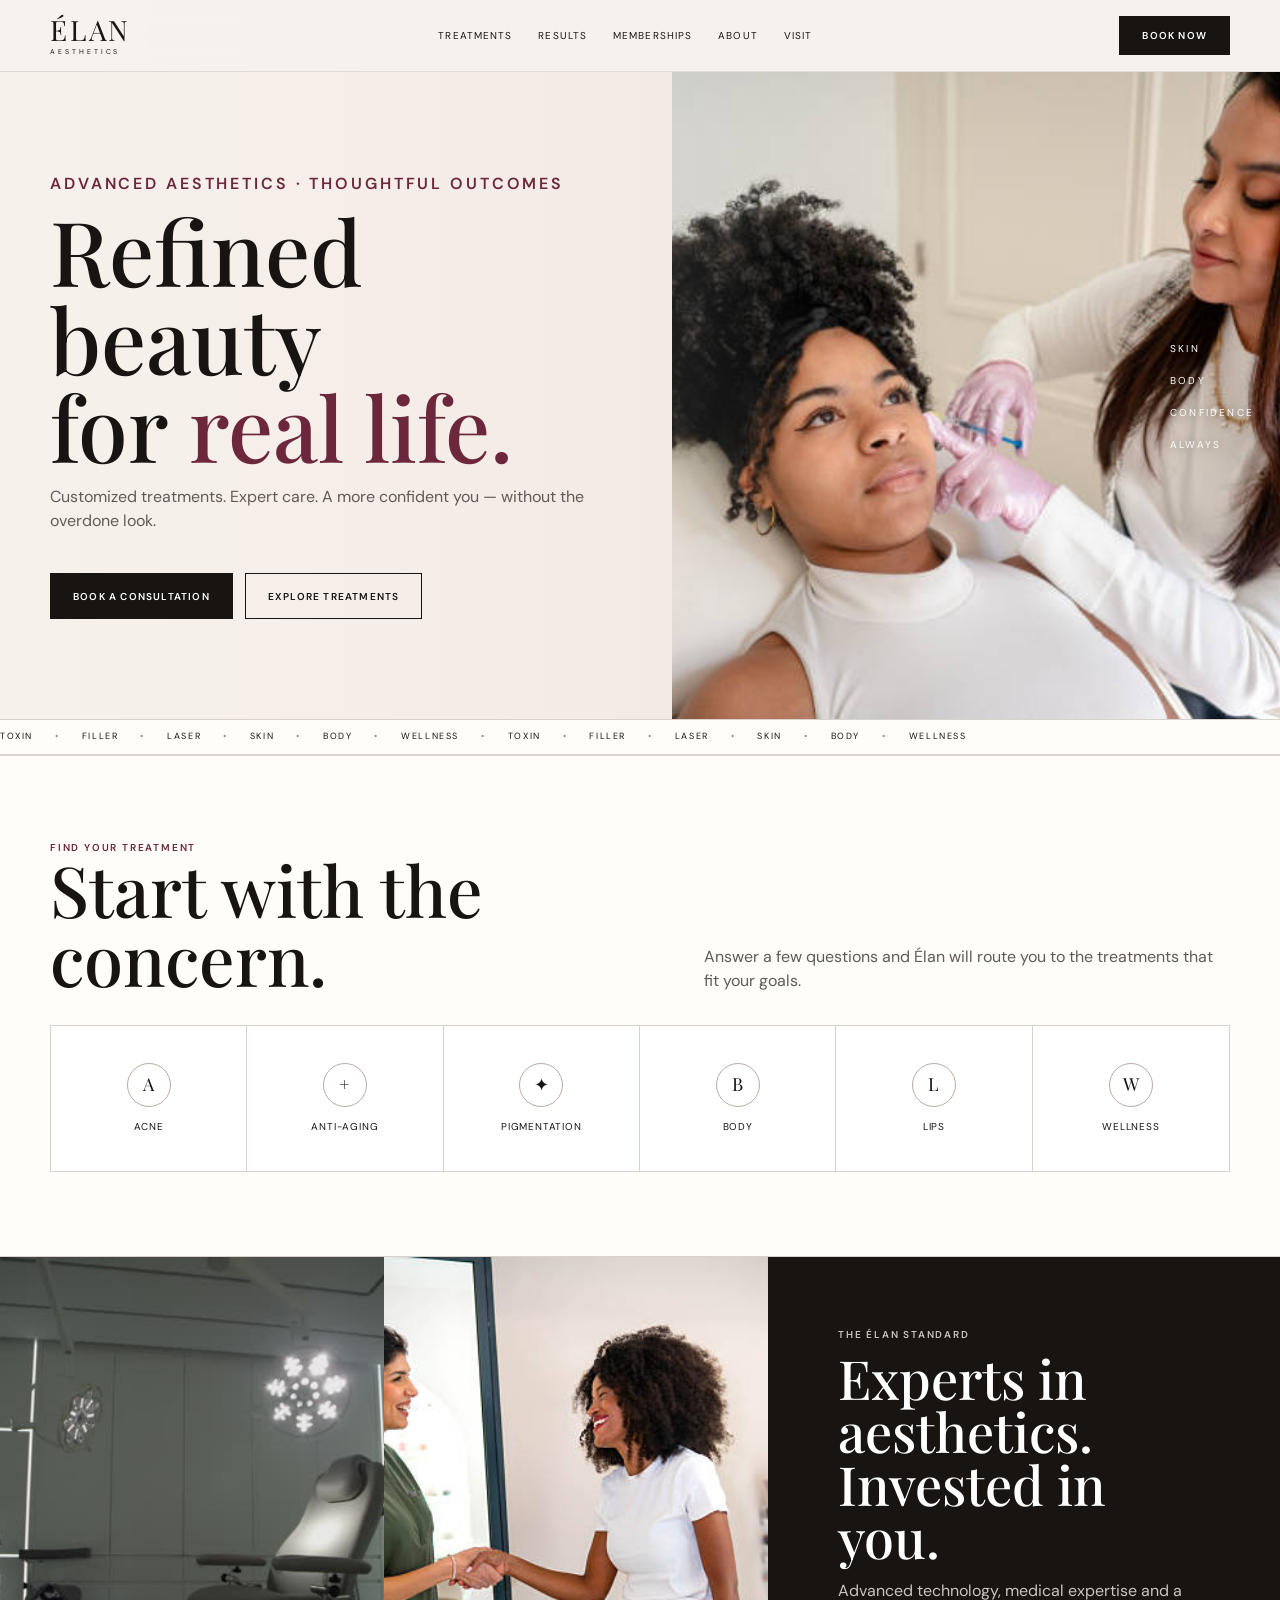
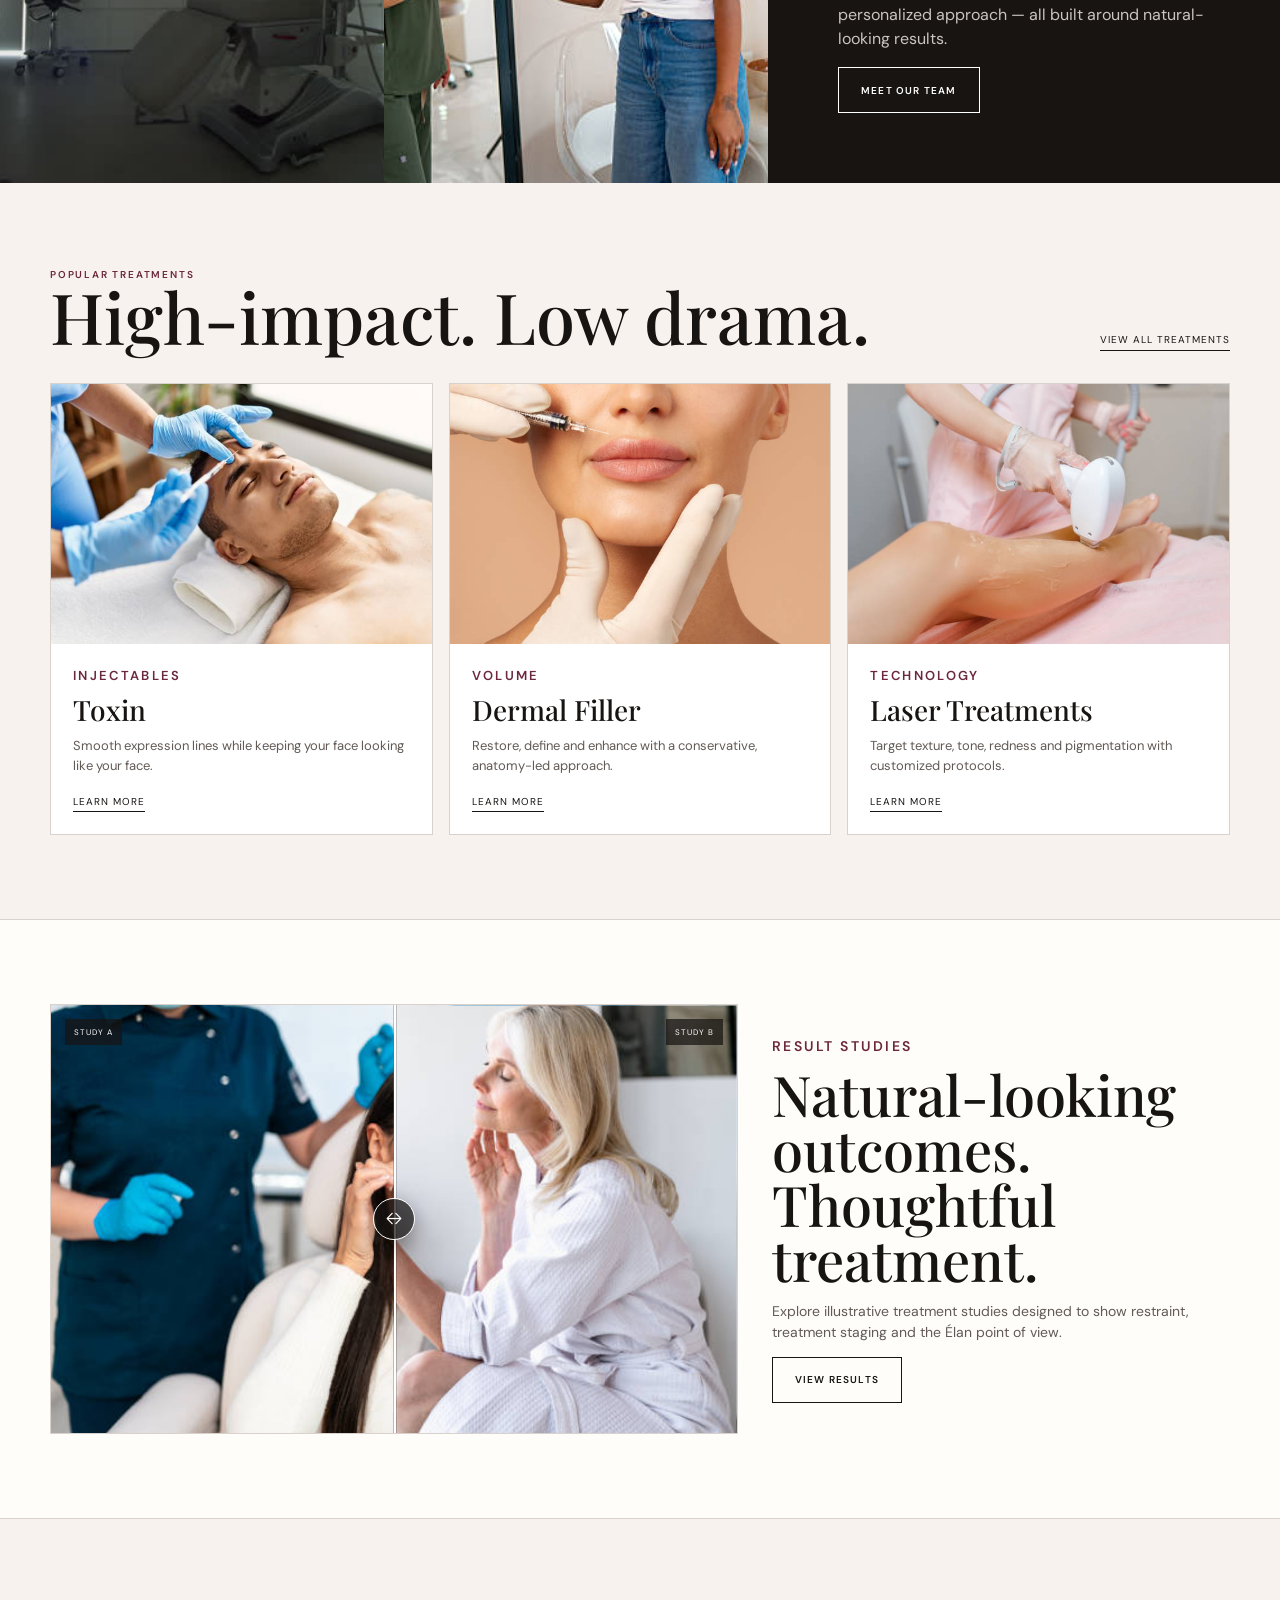
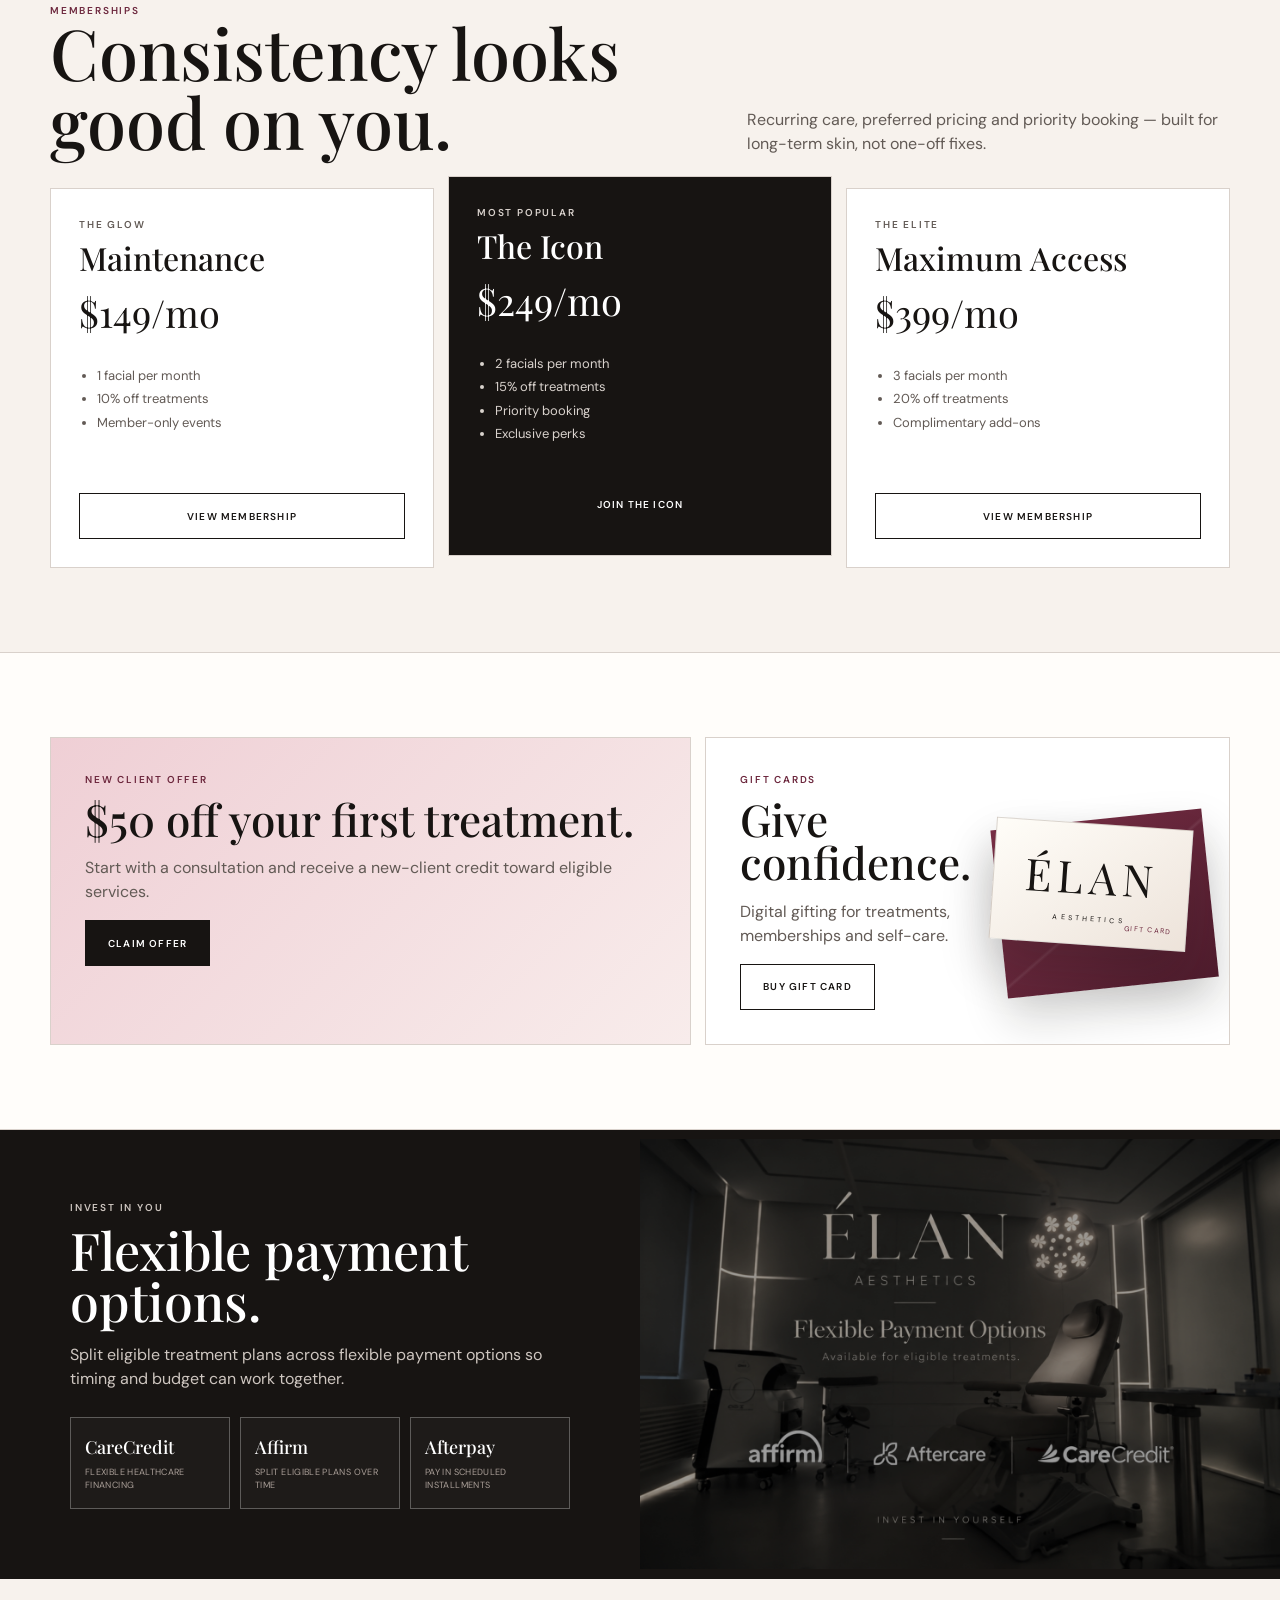
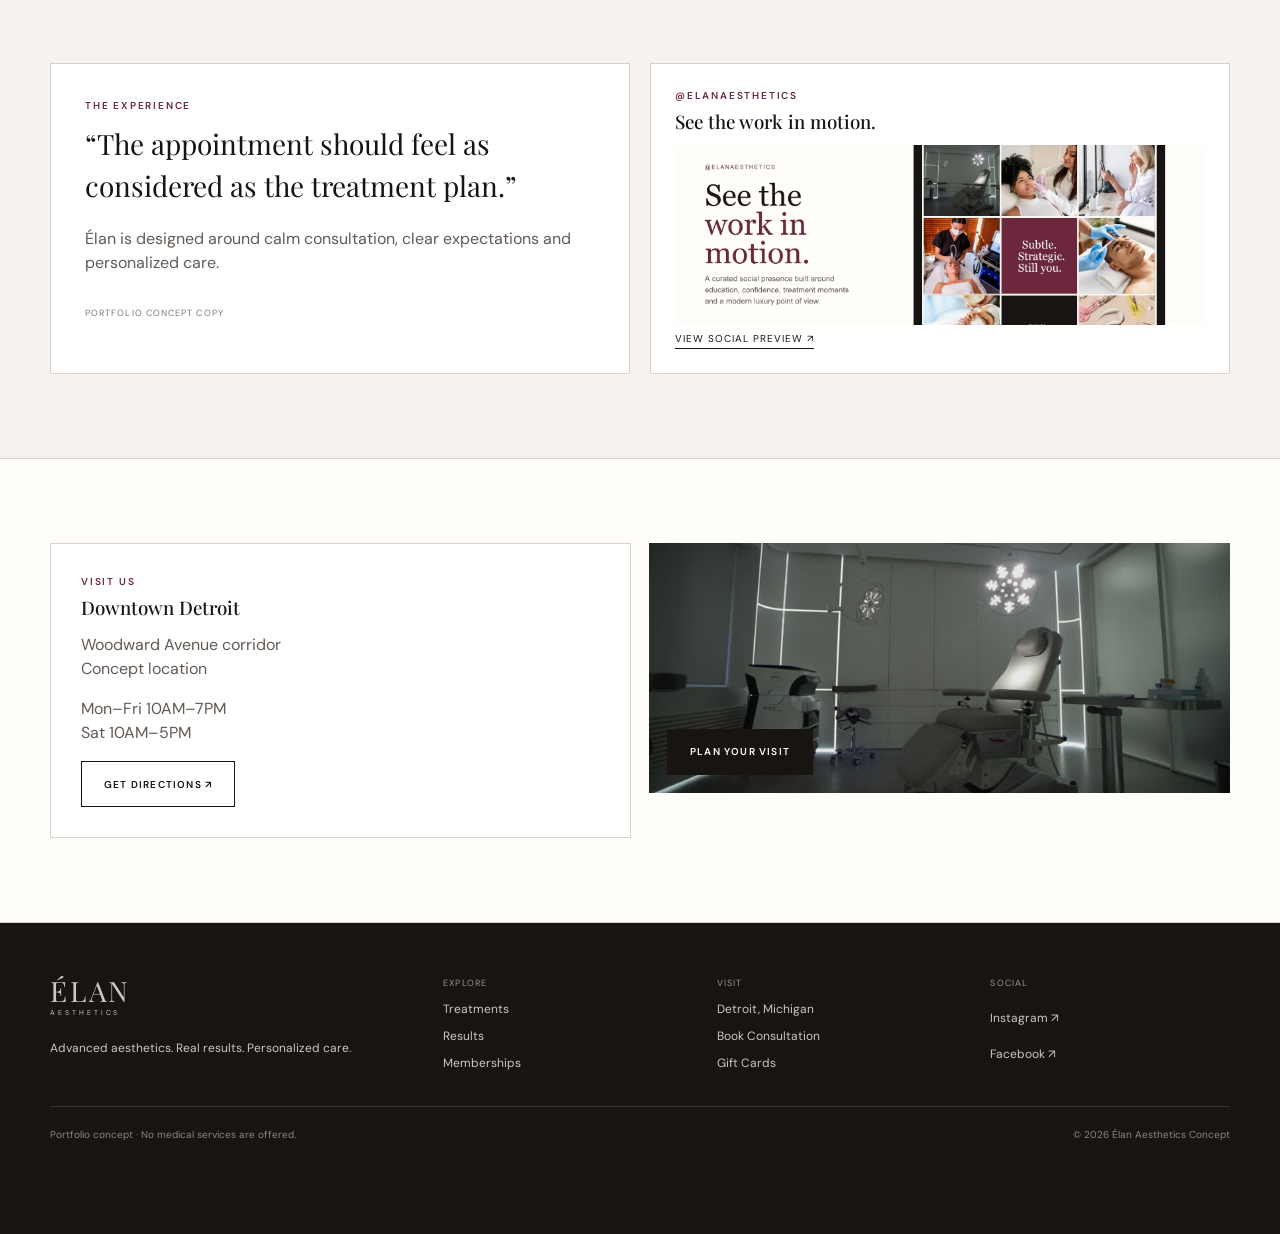
<file: index.html>
<!doctype html>
<html lang="en">
<head>
<meta charset="utf-8">
<meta name="viewport" content="width=device-width,initial-scale=1">
<meta name="theme-color" content="#f7f2ed">
<meta name="robots" content="noindex,nofollow">
<meta name="description" content="Luxury med spa and aesthetic medicine portfolio concept for Detroit.">
<title>Élan Aesthetics — Detroit Aesthetic Medicine Concept</title>
<link rel="preconnect" href="https://fonts.googleapis.com">
<link rel="preconnect" href="https://fonts.gstatic.com" crossorigin>
<link href="https://fonts.googleapis.com/css2?family=DM+Sans:wght@400;500;600&family=Playfair+Display:wght@400;500;600&display=swap" rel="stylesheet">
<link rel="stylesheet" href="styles.css">
<link rel="stylesheet" href="polish.css">
<link rel="icon" href="favicon.svg" type="image/svg+xml">
</head>
<body>
<a class="skip-link" href="#main-content">Skip to content</a>
<header class="site-header" data-header>
<a class="brand" href="index.html" aria-label="Élan Aesthetics home"><span class="brand-main">ÉLAN</span><span class="brand-sub">AESTHETICS</span></a>
<nav class="desktop-nav" aria-label="Primary"><a href="treatments.html">Treatments</a><a href="results.html">Results</a><a href="memberships.html">Memberships</a><a href="about.html">About</a><a href="visit.html">Visit</a></nav>
<a class="btn btn-dark header-cta" href="book.html">Book Now</a>
<button class="menu-toggle" type="button" data-menu-toggle aria-expanded="false" aria-controls="mobile-menu"><span></span><span></span><span class="sr-only">Open menu</span></button>
<div class="mobile-menu" id="mobile-menu" data-mobile-menu><a href="treatments.html">Treatments</a><a href="results.html">Results</a><a href="memberships.html">Memberships</a><a href="about.html">About</a><a href="visit.html">Visit</a><a class="btn btn-dark" href="book.html">Book Now</a></div>
</header>
<main id="main-content">
<section class="hero">
  <div class="hero-copy">
    <p class="eyebrow rose">Advanced aesthetics · Thoughtful outcomes</p>
    <h1>Refined beauty<br>for <em>real life.</em></h1>
    <p>Customized treatments. Expert care. A more confident you — without the overdone look.</p>
    <div class="hero-actions"><a class="btn btn-dark" href="book.html">Book a Consultation</a><a class="btn btn-light" href="treatments.html">Explore Treatments</a></div>
  </div>
  <div class="hero-media">
    <img src="elan-injectables-black-woman.JPG" alt="Aesthetic treatment at Élan">
    <div class="hero-rail"><span>Skin</span><span>Body</span><span>Confidence</span><span>Always</span></div>
  </div>
</section>
<section class="brand-marquee" aria-hidden="true"><div class="brand-marquee-track"><span>TOXIN</span><i>•</i><span>FILLER</span><i>•</i><span>LASER</span><i>•</i><span>SKIN</span><i>•</i><span>BODY</span><i>•</i><span>WELLNESS</span><i>•</i><span>TOXIN</span><i>•</i><span>FILLER</span><i>•</i><span>LASER</span><i>•</i><span>SKIN</span><i>•</i><span>BODY</span><i>•</i><span>WELLNESS</span></div></section>

<section class="section alt">
 <div class="shell section-head"><div><p class="eyebrow rose">Find Your Treatment</p><h2>Start with the concern.</h2></div><p>Answer a few questions and Élan will route you to the treatments that fit your goals.</p></div>
 <div class="shell concern-grid">
  <a class="concern-card" href="treatments.html"><span class="concern-icon">A</span><span>Acne</span></a>
  <a class="concern-card" href="treatments.html"><span class="concern-icon">+</span><span>Anti-aging</span></a>
  <a class="concern-card" href="treatments.html"><span class="concern-icon">✦</span><span>Pigmentation</span></a>
  <a class="concern-card" href="treatments.html"><span class="concern-icon">B</span><span>Body</span></a>
  <a class="concern-card" href="filler.html"><span class="concern-icon">L</span><span>Lips</span></a>
  <a class="concern-card" href="memberships.html"><span class="concern-icon">W</span><span>Wellness</span></a>
 </div>
</section>

<section class="split-story">
 <div class="story-images"><img src="elan-treatment-room.JPG" alt="Private treatment suite"><img src="elan-client-welcome.JPG" alt="Élan client welcome"></div>
 <div class="story-copy"><p class="eyebrow">The Élan Standard</p><h2>Experts in aesthetics. Invested in you.</h2><p>Advanced technology, medical expertise and a personalized approach — all built around natural-looking results.</p><a class="btn" href="about.html">Meet Our Team</a></div>
</section>

<section class="section">
 <div class="shell section-head"><div><p class="eyebrow rose">Popular Treatments</p><h2>High-impact. Low drama.</h2></div><a class="text-link" href="treatments.html">View all treatments</a></div>
 <div class="shell treatment-grid">
  <article class="treatment-card"><img src="elan-injectables-man.JPG" alt="Toxin treatment"><div class="treatment-card-body"><p class="eyebrow rose">Injectables</p><h3>Toxin</h3><p>Smooth expression lines while keeping your face looking like your face.</p><a class="text-link" href="toxin.html">Learn more</a></div></article>
  <article class="treatment-card"><img src="elan-lip-filler.JPG" alt="Lip filler treatment"><div class="treatment-card-body"><p class="eyebrow rose">Volume</p><h3>Dermal Filler</h3><p>Restore, define and enhance with a conservative, anatomy-led approach.</p><a class="text-link" href="filler.html">Learn more</a></div></article>
  <article class="treatment-card"><img src="elan-laser-hair-removal.JPG" alt="Laser hair removal treatment"><div class="treatment-card-body"><p class="eyebrow rose">Technology</p><h3>Laser Treatments</h3><p>Target texture, tone, redness and pigmentation with customized protocols.</p><a class="text-link" href="laser.html">Learn more</a></div></article>
 </div>
</section>

<section class="section alt">
 <div class="shell results-layout">
  <div class="ba-slider" data-ba><img src="elan-client-results.JPG" alt="Treatment results concept"><img class="ba-after" src="elan-mature-skincare.JPG" alt="Healthy aging skincare concept"><span class="ba-divider"></span><span class="ba-handle">↔</span><input class="ba-range" type="range" min="0" max="100" value="50" aria-label="Before and after comparison"></div>
  <div class="results-copy"><p class="eyebrow rose">Result Studies</p><h2>Natural-looking outcomes. Thoughtful treatment.</h2><p>Explore illustrative treatment studies designed to show restraint, treatment staging and the Élan point of view.</p><a class="btn btn-light" href="results.html">View Results</a></div>
 </div>
</section>

<section class="section">
 <div class="shell section-head"><div><p class="eyebrow rose">Memberships</p><h2>Consistency looks good on you.</h2></div><p>Recurring care, preferred pricing and priority booking — built for long-term skin, not one-off fixes.</p></div>
 <div class="shell membership-grid">
  <article class="membership-card"><p class="eyebrow">The Glow</p><h3>Maintenance</h3><div class="membership-price">$149<span>/mo</span></div><ul><li>1 facial per month</li><li>10% off treatments</li><li>Member-only events</li></ul><a class="btn btn-light" href="memberships.html">View Membership</a></article>
  <article class="membership-card featured"><p class="eyebrow">Most Popular</p><h3>The Icon</h3><div class="membership-price">$249<span>/mo</span></div><ul><li>2 facials per month</li><li>15% off treatments</li><li>Priority booking</li><li>Exclusive perks</li></ul><a class="btn" href="memberships.html">Join The Icon</a></article>
  <article class="membership-card"><p class="eyebrow">The Elite</p><h3>Maximum Access</h3><div class="membership-price">$399<span>/mo</span></div><ul><li>3 facials per month</li><li>20% off treatments</li><li>Complimentary add-ons</li></ul><a class="btn btn-light" href="memberships.html">View Membership</a></article>
 </div>
</section>

<section class="section alt"><div class="shell promo-grid">
 <article class="promo-card promo-offer"><p class="eyebrow rose">New Client Offer</p><h3>$50 off your first treatment.</h3><p>Start with a consultation and receive a new-client credit toward eligible services.</p><a class="btn btn-dark" href="book.html">Claim Offer</a></article>
 <article class="promo-card promo-gift"><div class="promo-copy"><p class="eyebrow rose">Gift Cards</p><h3>Give confidence.</h3><p>Digital gifting for treatments, memberships and self-care.</p><a class="btn btn-light" href="gift-cards.html">Buy Gift Card</a></div><div class="gift-card-art" aria-label="Élan gift card concept"><div class="gift-card-envelope"></div><div class="gift-card-face"><span class="gift-card-mark">ÉLAN</span><small>AESTHETICS</small><em>GIFT CARD</em></div></div></article>
</div></section>

<section class="finance-section"><div class="finance-grid">
 <div class="finance-copy"><p class="eyebrow">Invest in You</p><h2>Flexible payment options.</h2><p>Split eligible treatment plans across flexible payment options so timing and budget can work together.</p><div class="finance-options" aria-label="Example financing options"><div class="finance-option"><strong>CareCredit</strong><span>Flexible healthcare financing</span></div><div class="finance-option"><strong>Affirm</strong><span>Split eligible plans over time</span></div><div class="finance-option"><strong>Afterpay</strong><span>Pay in scheduled installments</span></div></div></div>
 <div class="finance-image"><img src="elan-financing.JPG" alt="Élan flexible payment options"></div>
</div></section>

<section class="section"><div class="shell testimonial-social">
 <article class="testimonial editorial-note"><p class="eyebrow rose">The Experience</p><blockquote>“The appointment should feel as considered as the treatment plan.”</blockquote><p>Élan is designed around calm consultation, clear expectations and personalized care.</p><span class="concept-label">Portfolio concept copy</span></article>
 <article class="social-panel"><p class="eyebrow rose">@ELANAESTHETICS</p><h3>See the work in motion.</h3><img src="elan-instagram-grid.JPG" alt="Élan social media concept"><a class="text-link" href="#" data-demo-link data-demo-message="Concept social preview — no live account is connected.">View Social Preview ↗</a></article>
</div></section>

<section class="section alt"><div class="shell visit-grid">
 <article class="visit-card"><p class="eyebrow rose">Visit Us</p><h3>Downtown Detroit</h3><p>Woodward Avenue corridor<br>Concept location</p><p>Mon–Fri 10AM–7PM<br>Sat 10AM–5PM</p><a class="btn btn-light" href="https://www.google.com/maps/search/?api=1&query=Downtown+Detroit%2C+MI" target="_blank" rel="noopener">Get Directions ↗</a></article>
 <article class="map-preview"><img src="elan-treatment-room.JPG" alt="Élan treatment suite"><a class="btn btn-dark" href="visit.html">Plan Your Visit</a></article>
</div></section>
</main>
<footer class="site-footer">
<div class="shell footer-grid">
  <div><a class="brand footer-brand" href="index.html"><span class="brand-main">ÉLAN</span><span class="brand-sub">AESTHETICS</span></a><p>Advanced aesthetics. Real results. Personalized care.</p></div>
  <div><span class="footer-label">Explore</span><a href="treatments.html">Treatments</a><a href="results.html">Results</a><a href="memberships.html">Memberships</a></div>
  <div><span class="footer-label">Visit</span><a href="visit.html">Detroit, Michigan</a><a href="book.html">Book Consultation</a><a href="gift-cards.html">Gift Cards</a></div>
  <div><span class="footer-label">Social</span><a href="https://www.instagram.com/" target="_blank" rel="noopener">Instagram ↗</a><a href="https://www.facebook.com/" target="_blank" rel="noopener">Facebook ↗</a></div>
</div>
<div class="shell footer-bottom"><span>Portfolio concept · No medical services are offered.</span><span>© 2026 Élan Aesthetics Concept</span></div>
</footer>
<div class="mobile-action-bar"><a href="tel:+13135550123">Call</a><a href="book.html">Book</a></div>
<div class="toast" role="status" aria-live="polite" data-toast>Demo only — nothing was submitted.</div>
<script src="script.js"></script>
</body></html>
</file>
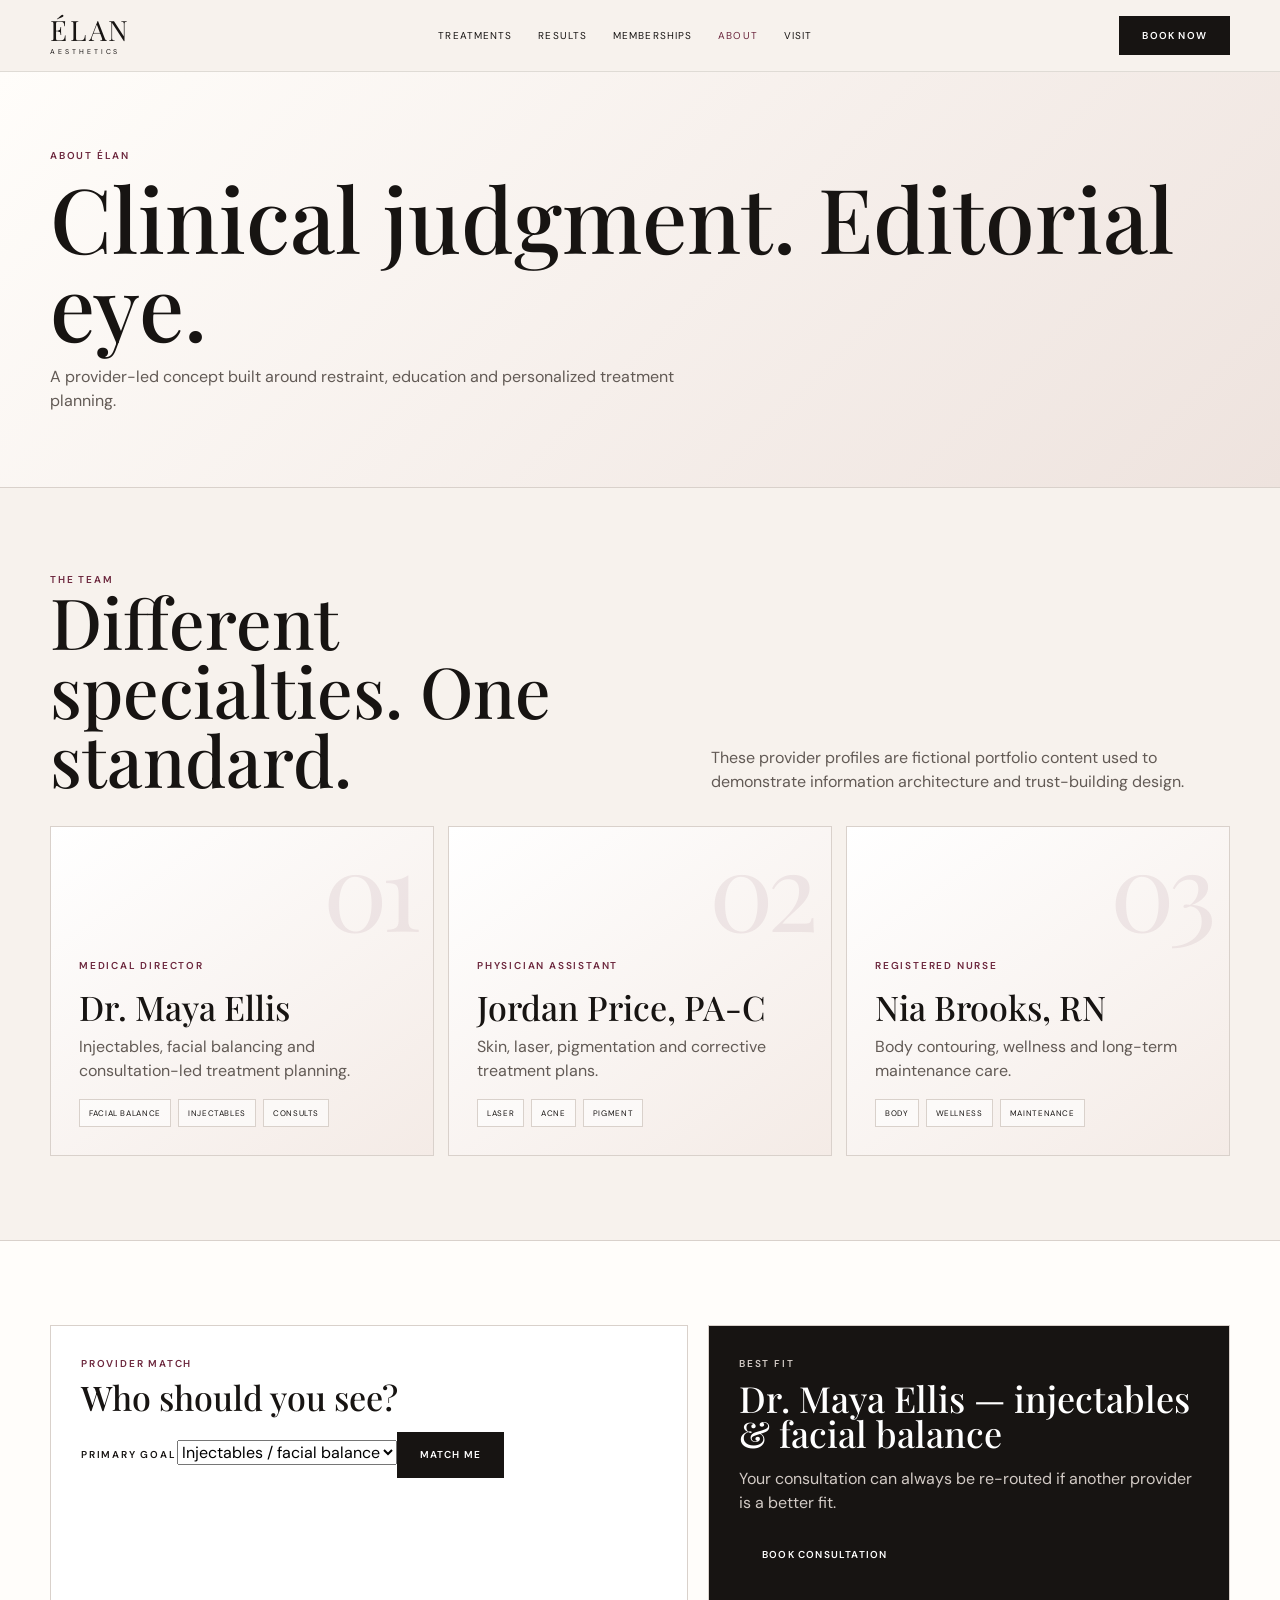
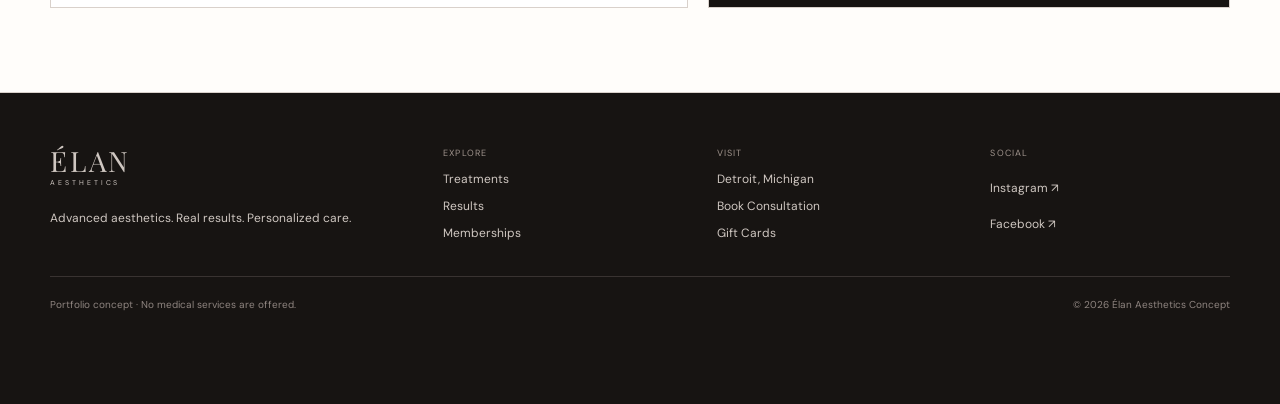
<file: about.html>
<!doctype html>
<html lang="en">
<head>
<meta charset="utf-8">
<meta name="viewport" content="width=device-width,initial-scale=1">
<meta name="theme-color" content="#f7f2ed">
<meta name="robots" content="noindex,nofollow">
<meta name="description" content="Provider team and philosophy concept for Élan Aesthetics.">
<title>About — Élan Aesthetics</title>
<link rel="preconnect" href="https://fonts.googleapis.com">
<link rel="preconnect" href="https://fonts.gstatic.com" crossorigin>
<link href="https://fonts.googleapis.com/css2?family=DM+Sans:wght@400;500;600&family=Playfair+Display:wght@400;500;600&display=swap" rel="stylesheet">
<link rel="stylesheet" href="styles.css">
<link rel="stylesheet" href="polish.css">
<link rel="icon" href="favicon.svg" type="image/svg+xml">
</head>
<body>
<a class="skip-link" href="#main-content">Skip to content</a>
<header class="site-header" data-header>
<a class="brand" href="index.html" aria-label="Élan Aesthetics home"><span class="brand-main">ÉLAN</span><span class="brand-sub">AESTHETICS</span></a>
<nav class="desktop-nav" aria-label="Primary"><a href="treatments.html">Treatments</a><a href="results.html">Results</a><a href="memberships.html">Memberships</a><a href="about.html" aria-current="page">About</a><a href="visit.html">Visit</a></nav>
<a class="btn btn-dark header-cta" href="book.html">Book Now</a>
<button class="menu-toggle" type="button" data-menu-toggle aria-expanded="false" aria-controls="mobile-menu"><span></span><span></span><span class="sr-only">Open menu</span></button>
<div class="mobile-menu" id="mobile-menu" data-mobile-menu><a href="treatments.html">Treatments</a><a href="results.html">Results</a><a href="memberships.html">Memberships</a><a href="about.html" aria-current="page">About</a><a href="visit.html">Visit</a><a class="btn btn-dark" href="book.html">Book Now</a></div>
</header>
<main id="main-content" class="page-main">
<section class="page-hero"><div class="shell"><p class="eyebrow rose">About Élan</p><h1>Clinical judgment. Editorial eye.</h1><p>A provider-led concept built around restraint, education and personalized treatment planning.</p></div></section>

<section class="section">
<div class="shell section-head"><div><p class="eyebrow rose">The Team</p><h2>Different specialties. One standard.</h2></div><p>These provider profiles are fictional portfolio content used to demonstrate information architecture and trust-building design.</p></div>
<div class="shell provider-grid">
<article class="provider-card editorial-provider"><div class="provider-number">01</div><p class="eyebrow rose">Medical Director</p><h3>Dr. Maya Ellis</h3><p>Injectables, facial balancing and consultation-led treatment planning.</p><div class="provider-tags"><span>Facial balance</span><span>Injectables</span><span>Consults</span></div></article>
<article class="provider-card editorial-provider"><div class="provider-number">02</div><p class="eyebrow rose">Physician Assistant</p><h3>Jordan Price, PA-C</h3><p>Skin, laser, pigmentation and corrective treatment plans.</p><div class="provider-tags"><span>Laser</span><span>Acne</span><span>Pigment</span></div></article>
<article class="provider-card editorial-provider"><div class="provider-number">03</div><p class="eyebrow rose">Registered Nurse</p><h3>Nia Brooks, RN</h3><p>Body contouring, wellness and long-term maintenance care.</p><div class="provider-tags"><span>Body</span><span>Wellness</span><span>Maintenance</span></div></article>
</div>
</section>

<section class="section alt"><div class="shell quiz-shell">
<form class="quiz-card" data-provider-form><p class="eyebrow rose">Provider Match</p><h3>Who should you see?</h3><label><span class="eyebrow">Primary Goal</span><select name="goal"><option value="injectables">Injectables / facial balance</option><option value="skin">Skin / laser / acne</option><option value="body">Body / wellness</option></select></label><button class="btn btn-dark" type="submit" style="margin-top:18px">Match Me</button></form>
<aside class="quiz-result"><p class="eyebrow">Best Fit</p><h3 data-provider-result>Dr. Maya Ellis — injectables & facial balance</h3><p>Your consultation can always be re-routed if another provider is a better fit.</p><a class="btn" href="book.html">Book Consultation</a></aside>
</div></section>
</main>
<footer class="site-footer">
<div class="shell footer-grid">
  <div><a class="brand footer-brand" href="index.html"><span class="brand-main">ÉLAN</span><span class="brand-sub">AESTHETICS</span></a><p>Advanced aesthetics. Real results. Personalized care.</p></div>
  <div><span class="footer-label">Explore</span><a href="treatments.html">Treatments</a><a href="results.html">Results</a><a href="memberships.html">Memberships</a></div>
  <div><span class="footer-label">Visit</span><a href="visit.html">Detroit, Michigan</a><a href="book.html">Book Consultation</a><a href="gift-cards.html">Gift Cards</a></div>
  <div><span class="footer-label">Social</span><a href="#" data-demo-link data-demo-message="Concept social preview — no live account is connected.">Instagram ↗</a><a href="#" data-demo-link data-demo-message="Concept social preview — no live account is connected.">Facebook ↗</a></div>
</div>
<div class="shell footer-bottom"><span>Portfolio concept · No medical services are offered.</span><span>© 2026 Élan Aesthetics Concept</span></div>
</footer>
<div class="mobile-action-bar"><a href="tel:+13135550123">Call</a><a href="book.html">Book</a></div>
<div class="toast" role="status" aria-live="polite" data-toast>Demo only — nothing was submitted.</div>
<script src="script.js"></script>
</body></html>
</file>
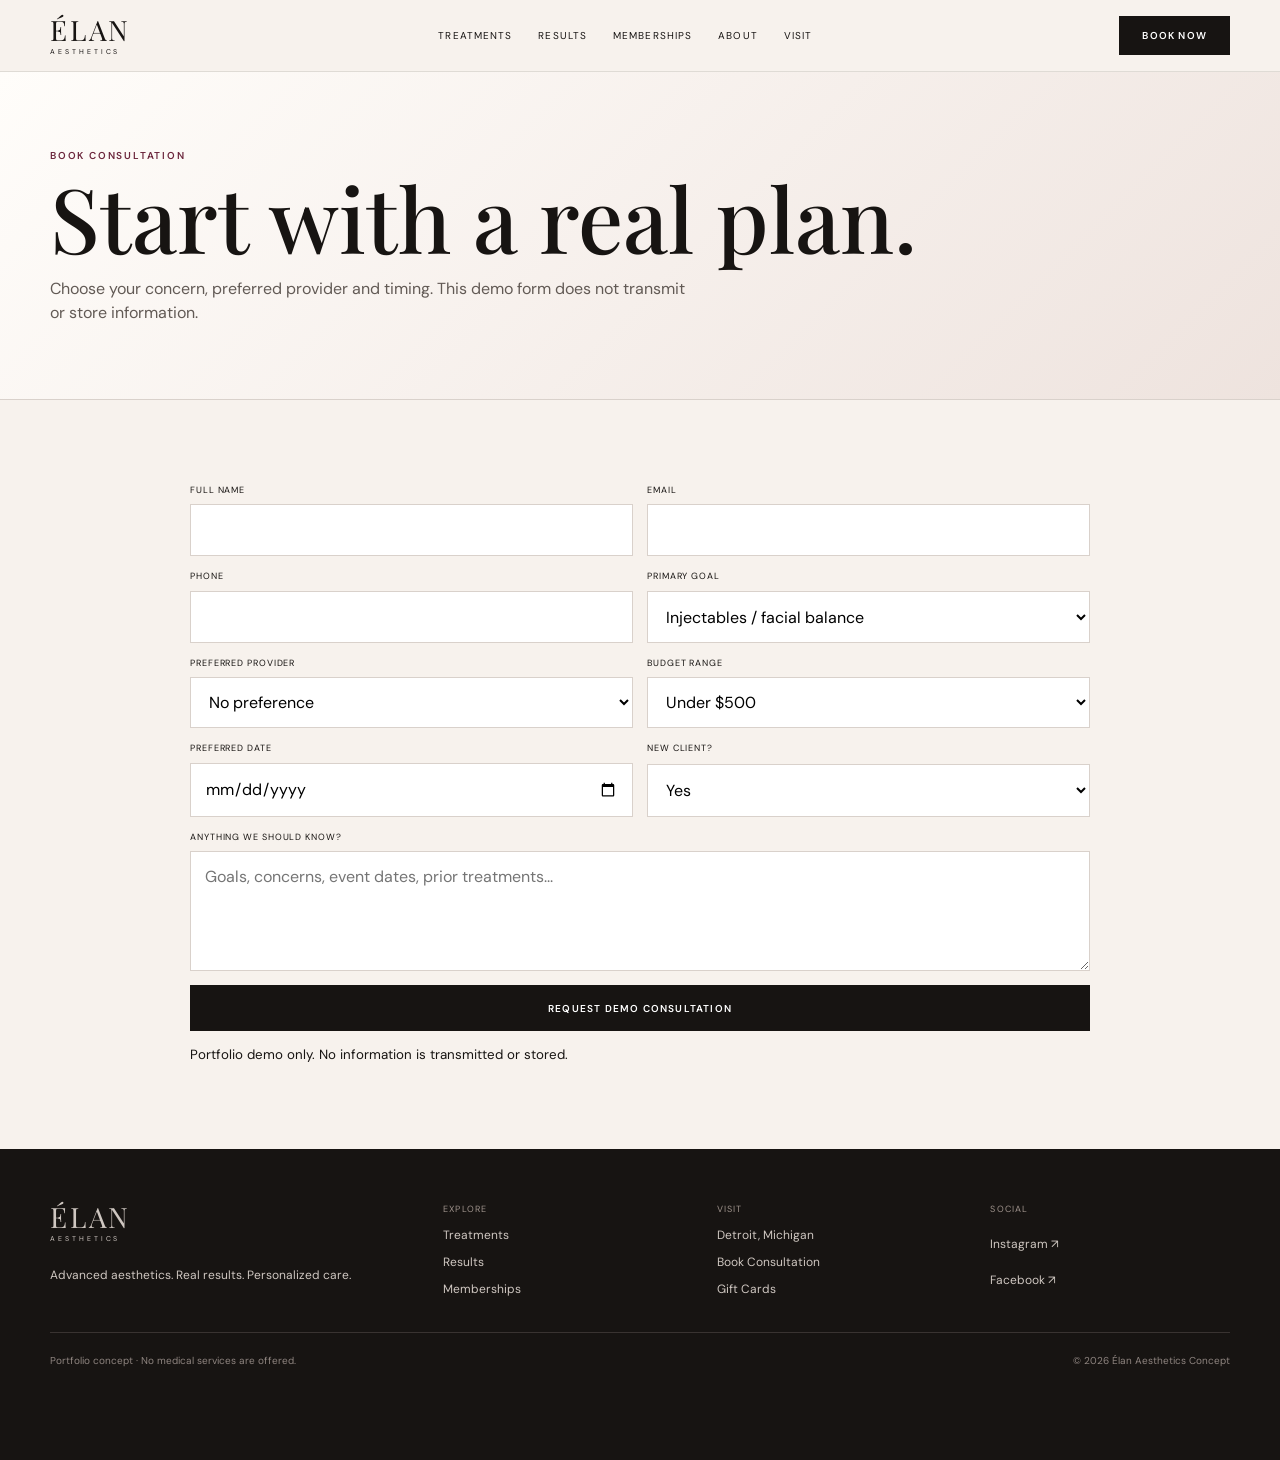
<file: book.html>
<!doctype html>
<html lang="en">
<head>
<meta charset="utf-8">
<meta name="viewport" content="width=device-width,initial-scale=1">
<meta name="theme-color" content="#f7f2ed">
<meta name="robots" content="noindex,nofollow">
<meta name="description" content="Consultation booking flow concept for Élan Aesthetics.">
<title>Book — Élan Aesthetics</title>
<link rel="preconnect" href="https://fonts.googleapis.com">
<link rel="preconnect" href="https://fonts.gstatic.com" crossorigin>
<link href="https://fonts.googleapis.com/css2?family=DM+Sans:wght@400;500;600&family=Playfair+Display:wght@400;500;600&display=swap" rel="stylesheet">
<link rel="stylesheet" href="styles.css">
<link rel="icon" href="favicon.svg" type="image/svg+xml">
</head>
<body>
<a class="skip-link" href="#main-content">Skip to content</a>
<header class="site-header" data-header>
<a class="brand" href="index.html" aria-label="Élan Aesthetics home"><span class="brand-main">ÉLAN</span><span class="brand-sub">AESTHETICS</span></a>
<nav class="desktop-nav" aria-label="Primary"><a href="treatments.html">Treatments</a><a href="results.html">Results</a><a href="memberships.html">Memberships</a><a href="about.html">About</a><a href="visit.html">Visit</a></nav>
<a class="btn btn-dark header-cta" href="book.html">Book Now</a>
<button class="menu-toggle" type="button" data-menu-toggle aria-expanded="false" aria-controls="mobile-menu"><span></span><span></span><span class="sr-only">Open menu</span></button>
<div class="mobile-menu" id="mobile-menu" data-mobile-menu><a href="treatments.html">Treatments</a><a href="results.html">Results</a><a href="memberships.html">Memberships</a><a href="about.html">About</a><a href="visit.html">Visit</a><a class="btn btn-dark" href="book.html">Book Now</a></div>
</header>
<main id="main-content" class="page-main">
<section class="page-hero"><div class="shell"><p class="eyebrow rose">Book Consultation</p><h1>Start with a real plan.</h1><p>Choose your concern, preferred provider and timing. This demo form does not transmit or store information.</p></div></section>
<section class="section"><div class="shell form-shell"><form class="demo-form" data-demo-form>
<label><span>Full Name</span><input name="name" autocomplete="name" required></label>
<label><span>Email</span><input type="email" name="email" autocomplete="email" required></label>
<label><span>Phone</span><input type="tel" name="phone" autocomplete="tel" required></label>
<label><span>Primary Goal</span><select name="goal"><option>Injectables / facial balance</option><option>Skin / acne / texture</option><option>Pigmentation / laser</option><option>Body contouring</option><option>Membership / maintenance</option></select></label>
<label><span>Preferred Provider</span><select name="provider"><option>No preference</option><option>Dr. Maya Ellis</option><option>Jordan Price, PA-C</option><option>Nia Brooks, RN</option></select></label>
<label><span>Budget Range</span><select name="budget"><option>Under $500</option><option>$500–$999</option><option>$1,000–$1,999</option><option>$2,000+</option></select></label>
<label><span>Preferred Date</span><input type="date" name="date"></label>
<label><span>New Client?</span><select name="new"><option>Yes</option><option>No</option></select></label>
<label class="full"><span>Anything we should know?</span><textarea name="notes" placeholder="Goals, concerns, event dates, prior treatments..."></textarea></label>
<button class="btn btn-dark full" type="submit">Request Demo Consultation</button><small class="full">Portfolio demo only. No information is transmitted or stored.</small>
</form></div></section></main><footer class="site-footer">
<div class="shell footer-grid">
  <div><a class="brand footer-brand" href="index.html"><span class="brand-main">ÉLAN</span><span class="brand-sub">AESTHETICS</span></a><p>Advanced aesthetics. Real results. Personalized care.</p></div>
  <div><span class="footer-label">Explore</span><a href="treatments.html">Treatments</a><a href="results.html">Results</a><a href="memberships.html">Memberships</a></div>
  <div><span class="footer-label">Visit</span><a href="visit.html">Detroit, Michigan</a><a href="book.html">Book Consultation</a><a href="gift-cards.html">Gift Cards</a></div>
  <div><span class="footer-label">Social</span><a href="https://www.instagram.com/" target="_blank" rel="noopener">Instagram ↗</a><a href="https://www.facebook.com/" target="_blank" rel="noopener">Facebook ↗</a></div>
</div>
<div class="shell footer-bottom"><span>Portfolio concept · No medical services are offered.</span><span>© 2026 Élan Aesthetics Concept</span></div>
</footer>
<div class="mobile-action-bar"><a href="tel:+13135550123">Call</a><a href="book.html">Book</a></div>
<div class="toast" role="status" aria-live="polite" data-toast>Demo only — nothing was submitted.</div>
<script src="script.js"></script>
</body></html>
</file>
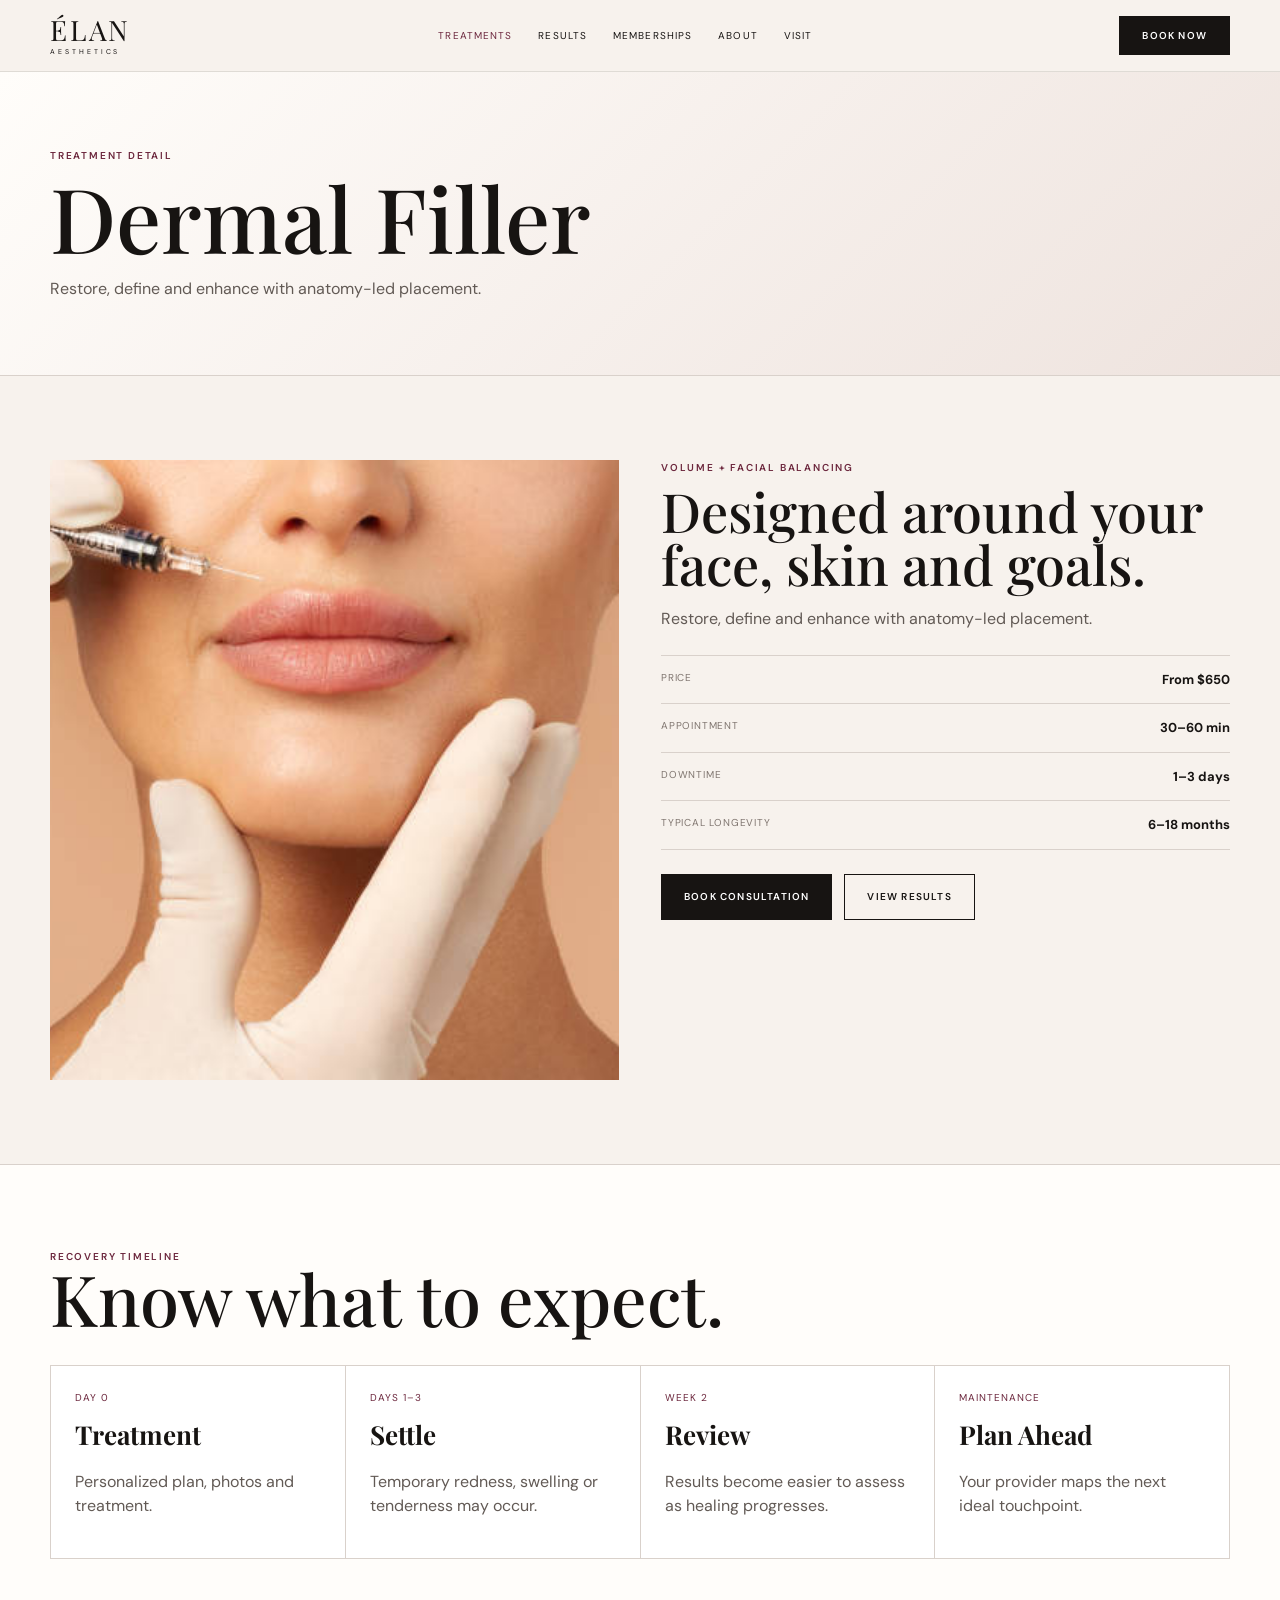
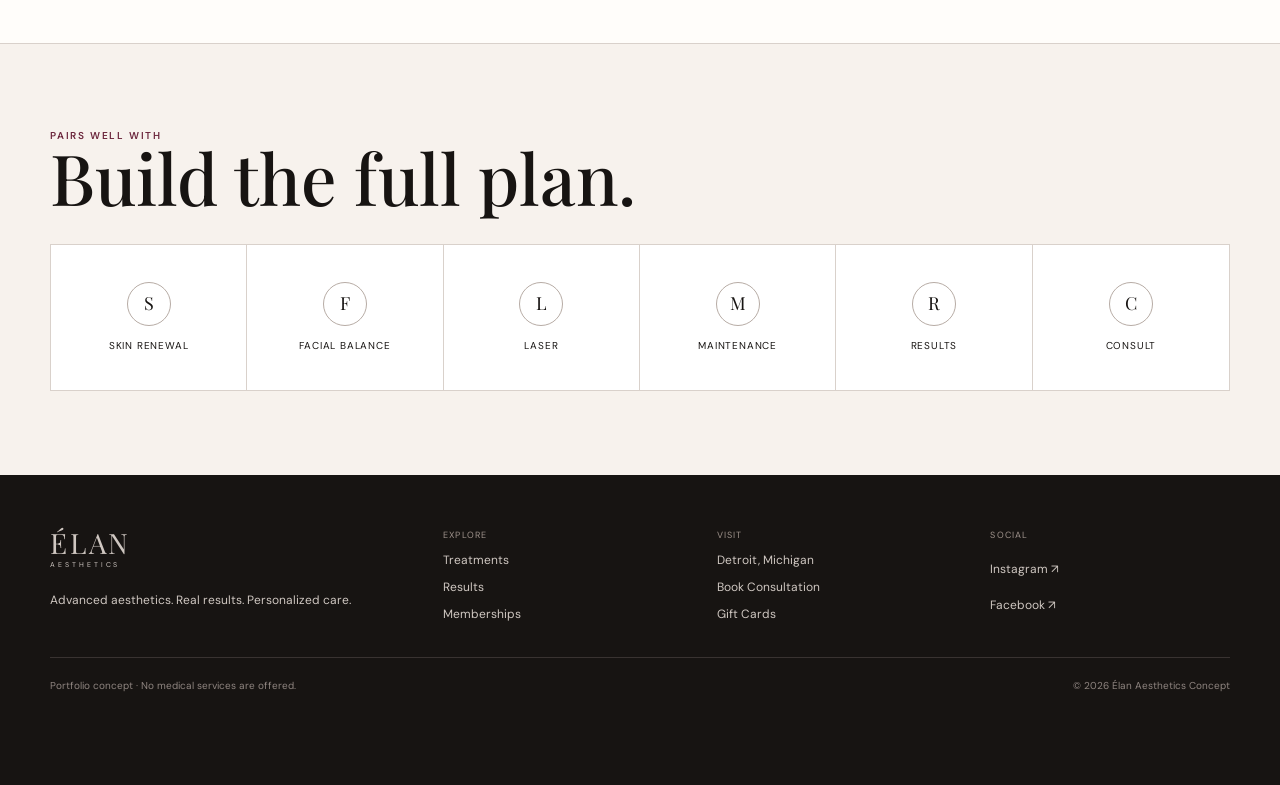
<file: filler.html>
<!doctype html>
<html lang="en">
<head>
<meta charset="utf-8">
<meta name="viewport" content="width=device-width,initial-scale=1">
<meta name="theme-color" content="#f7f2ed">
<meta name="robots" content="noindex,nofollow">
<meta name="description" content="Dermal Filler treatment detail concept page for Élan Aesthetics.">
<title>Dermal Filler — Élan Aesthetics</title>
<link rel="preconnect" href="https://fonts.googleapis.com">
<link rel="preconnect" href="https://fonts.gstatic.com" crossorigin>
<link href="https://fonts.googleapis.com/css2?family=DM+Sans:wght@400;500;600&family=Playfair+Display:wght@400;500;600&display=swap" rel="stylesheet">
<link rel="stylesheet" href="styles.css">
<link rel="stylesheet" href="polish.css">
<link rel="icon" href="favicon.svg" type="image/svg+xml">
</head>
<body>
<a class="skip-link" href="#main-content">Skip to content</a>
<header class="site-header" data-header>
<a class="brand" href="index.html" aria-label="Élan Aesthetics home"><span class="brand-main">ÉLAN</span><span class="brand-sub">AESTHETICS</span></a>
<nav class="desktop-nav" aria-label="Primary"><a href="treatments.html" aria-current="page">Treatments</a><a href="results.html">Results</a><a href="memberships.html">Memberships</a><a href="about.html">About</a><a href="visit.html">Visit</a></nav>
<a class="btn btn-dark header-cta" href="book.html">Book Now</a>
<button class="menu-toggle" type="button" data-menu-toggle aria-expanded="false" aria-controls="mobile-menu"><span></span><span></span><span class="sr-only">Open menu</span></button>
<div class="mobile-menu" id="mobile-menu" data-mobile-menu><a href="treatments.html" aria-current="page">Treatments</a><a href="results.html">Results</a><a href="memberships.html">Memberships</a><a href="about.html">About</a><a href="visit.html">Visit</a><a class="btn btn-dark" href="book.html">Book Now</a></div>
</header>
<main id="main-content" class="page-main">
<section class="page-hero"><div class="shell"><p class="eyebrow rose">Treatment Detail</p><h1>Dermal Filler</h1><p>Restore, define and enhance with anatomy-led placement.</p></div></section>
<section class="section"><div class="shell detail-grid">
 <div class="detail-image"><img src="elan-lip-filler.JPG" alt="Dermal Filler treatment concept"></div>
 <div class="detail-copy"><p class="eyebrow rose">Volume + facial balancing</p><h2>Designed around your face, skin and goals.</h2><p>Restore, define and enhance with anatomy-led placement.</p>
 <div class="fact-list"><div><span>Price</span><strong>From $650</strong></div><div><span>Appointment</span><strong>30–60 min</strong></div><div><span>Downtime</span><strong>1–3 days</strong></div><div><span>Typical longevity</span><strong>6–18 months</strong></div></div>
 <div class="hero-actions"><a class="btn btn-dark" href="book.html">Book Consultation</a><a class="btn btn-light" href="results.html">View Results</a></div>
 </div>
</div></section>
<section class="section alt"><div class="shell section-head"><div><p class="eyebrow rose">Recovery Timeline</p><h2>Know what to expect.</h2></div></div><div class="shell timeline">
 <div class="timeline-step"><span>Day 0</span><strong>Treatment</strong><p>Personalized plan, photos and treatment.</p></div>
 <div class="timeline-step"><span>Days 1–3</span><strong>Settle</strong><p>Temporary redness, swelling or tenderness may occur.</p></div>
 <div class="timeline-step"><span>Week 2</span><strong>Review</strong><p>Results become easier to assess as healing progresses.</p></div>
 <div class="timeline-step"><span>Maintenance</span><strong>Plan Ahead</strong><p>Your provider maps the next ideal touchpoint.</p></div>
</div></section>
<section class="section"><div class="shell section-head"><div><p class="eyebrow rose">Pairs Well With</p><h2>Build the full plan.</h2></div></div><div class="shell concern-grid">
 <a class="concern-card" href="treatments.html"><span class="concern-icon">S</span><span>Skin Renewal</span></a>
 <a class="concern-card" href="filler.html"><span class="concern-icon">F</span><span>Facial Balance</span></a>
 <a class="concern-card" href="laser.html"><span class="concern-icon">L</span><span>Laser</span></a>
 <a class="concern-card" href="memberships.html"><span class="concern-icon">M</span><span>Maintenance</span></a>
 <a class="concern-card" href="results.html"><span class="concern-icon">R</span><span>Results</span></a>
 <a class="concern-card" href="book.html"><span class="concern-icon">C</span><span>Consult</span></a>
</div></section>
</main><footer class="site-footer">
<div class="shell footer-grid">
  <div><a class="brand footer-brand" href="index.html"><span class="brand-main">ÉLAN</span><span class="brand-sub">AESTHETICS</span></a><p>Advanced aesthetics. Real results. Personalized care.</p></div>
  <div><span class="footer-label">Explore</span><a href="treatments.html">Treatments</a><a href="results.html">Results</a><a href="memberships.html">Memberships</a></div>
  <div><span class="footer-label">Visit</span><a href="visit.html">Detroit, Michigan</a><a href="book.html">Book Consultation</a><a href="gift-cards.html">Gift Cards</a></div>
  <div><span class="footer-label">Social</span><a href="https://www.instagram.com/" target="_blank" rel="noopener">Instagram ↗</a><a href="https://www.facebook.com/" target="_blank" rel="noopener">Facebook ↗</a></div>
</div>
<div class="shell footer-bottom"><span>Portfolio concept · No medical services are offered.</span><span>© 2026 Élan Aesthetics Concept</span></div>
</footer>
<div class="mobile-action-bar"><a href="tel:+13135550123">Call</a><a href="book.html">Book</a></div>
<div class="toast" role="status" aria-live="polite" data-toast>Demo only — nothing was submitted.</div>
<script src="script.js"></script>
</body></html>
</file>
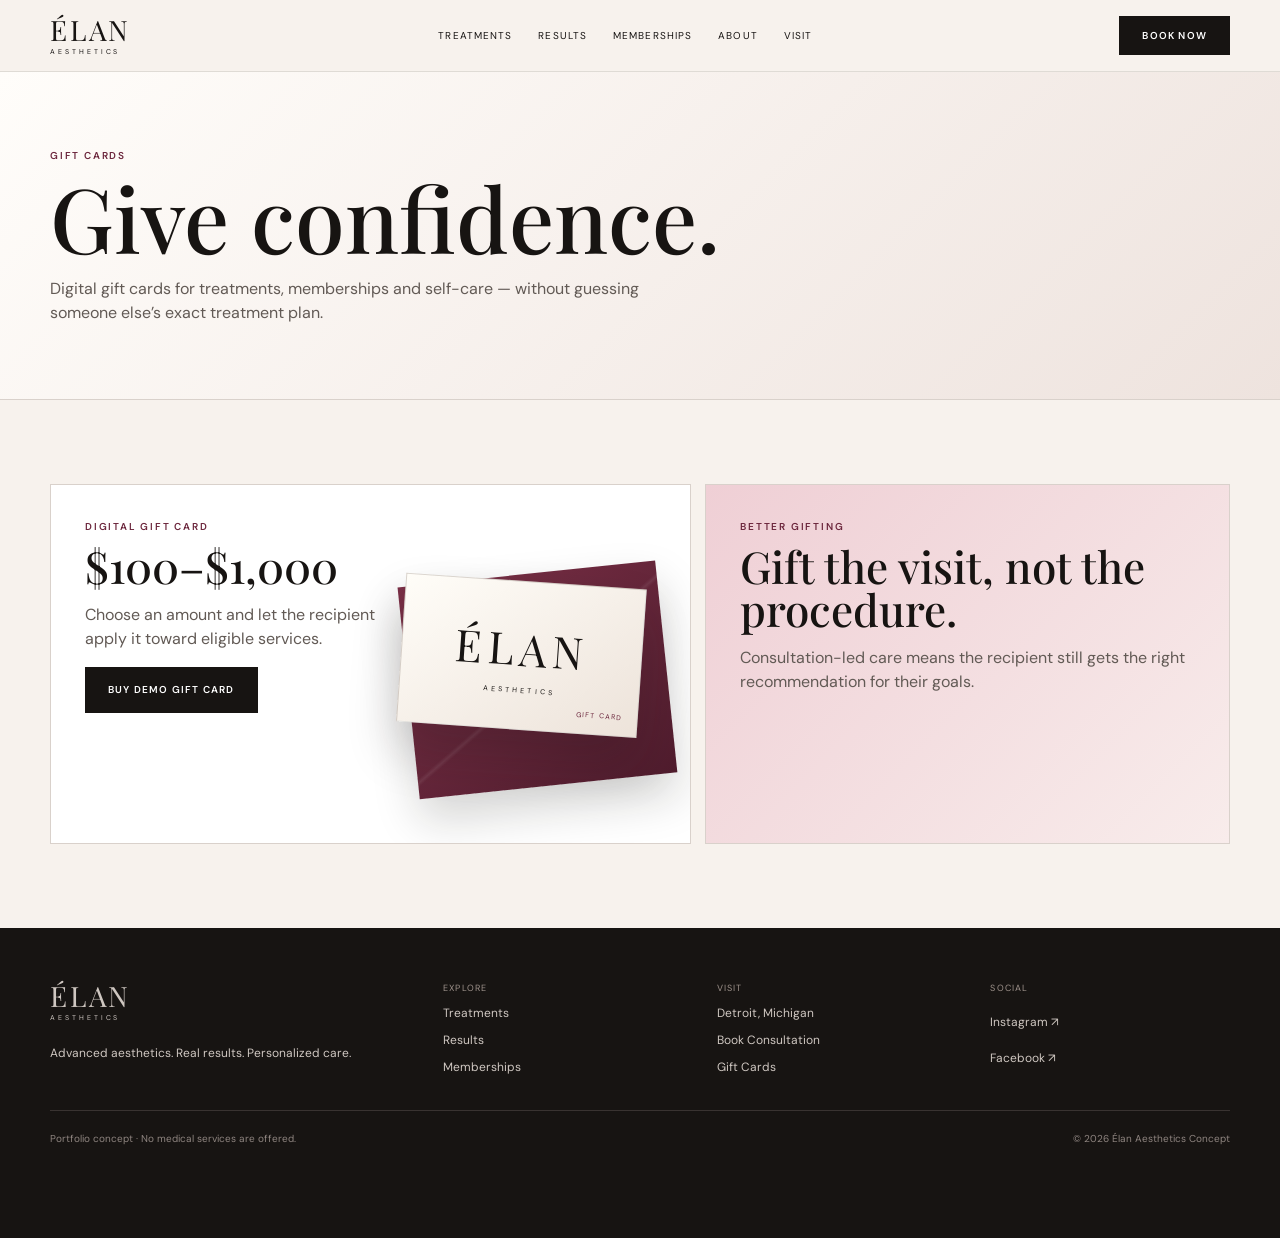
<file: gift-cards.html>
<!doctype html>
<html lang="en">
<head>
<meta charset="utf-8">
<meta name="viewport" content="width=device-width,initial-scale=1">
<meta name="theme-color" content="#f7f2ed">
<meta name="robots" content="noindex,nofollow">
<meta name="description" content="Digital gift card sales concept for Élan Aesthetics.">
<title>Gift Cards — Élan Aesthetics</title>
<link rel="preconnect" href="https://fonts.googleapis.com">
<link rel="preconnect" href="https://fonts.gstatic.com" crossorigin>
<link href="https://fonts.googleapis.com/css2?family=DM+Sans:wght@400;500;600&family=Playfair+Display:wght@400;500;600&display=swap" rel="stylesheet">
<link rel="stylesheet" href="styles.css">
<link rel="stylesheet" href="polish.css">
<link rel="icon" href="favicon.svg" type="image/svg+xml">
</head>
<body>
<a class="skip-link" href="#main-content">Skip to content</a>
<header class="site-header" data-header>
<a class="brand" href="index.html" aria-label="Élan Aesthetics home"><span class="brand-main">ÉLAN</span><span class="brand-sub">AESTHETICS</span></a>
<nav class="desktop-nav" aria-label="Primary"><a href="treatments.html">Treatments</a><a href="results.html">Results</a><a href="memberships.html">Memberships</a><a href="about.html">About</a><a href="visit.html">Visit</a></nav>
<a class="btn btn-dark header-cta" href="book.html">Book Now</a>
<button class="menu-toggle" type="button" data-menu-toggle aria-expanded="false" aria-controls="mobile-menu"><span></span><span></span><span class="sr-only">Open menu</span></button>
<div class="mobile-menu" id="mobile-menu" data-mobile-menu><a href="treatments.html">Treatments</a><a href="results.html">Results</a><a href="memberships.html">Memberships</a><a href="about.html">About</a><a href="visit.html">Visit</a><a class="btn btn-dark" href="book.html">Book Now</a></div>
</header>
<main id="main-content" class="page-main">
<section class="page-hero"><div class="shell"><p class="eyebrow rose">Gift Cards</p><h1>Give confidence.</h1><p>Digital gift cards for treatments, memberships and self-care — without guessing someone else’s exact treatment plan.</p></div></section>
<section class="section"><div class="shell promo-grid">
<article class="promo-card promo-gift gift-page-card"><div class="promo-copy"><p class="eyebrow rose">Digital Gift Card</p><h3>$100–$1,000</h3><p>Choose an amount and let the recipient apply it toward eligible services.</p><button class="btn btn-dark" type="button" data-demo-gift>Buy Demo Gift Card</button></div><div class="gift-card-art large" aria-label="Élan gift card concept"><div class="gift-card-envelope"></div><div class="gift-card-face"><span class="gift-card-mark">ÉLAN</span><small>AESTHETICS</small><em>GIFT CARD</em></div></div></article>
<article class="promo-card promo-offer"><p class="eyebrow rose">Better Gifting</p><h3>Gift the visit, not the procedure.</h3><p>Consultation-led care means the recipient still gets the right recommendation for their goals.</p></article>
</div></section>
</main>
<footer class="site-footer">
<div class="shell footer-grid">
  <div><a class="brand footer-brand" href="index.html"><span class="brand-main">ÉLAN</span><span class="brand-sub">AESTHETICS</span></a><p>Advanced aesthetics. Real results. Personalized care.</p></div>
  <div><span class="footer-label">Explore</span><a href="treatments.html">Treatments</a><a href="results.html">Results</a><a href="memberships.html">Memberships</a></div>
  <div><span class="footer-label">Visit</span><a href="visit.html">Detroit, Michigan</a><a href="book.html">Book Consultation</a><a href="gift-cards.html">Gift Cards</a></div>
  <div><span class="footer-label">Social</span><a href="#" data-demo-link data-demo-message="Concept social preview — no live account is connected.">Instagram ↗</a><a href="#" data-demo-link data-demo-message="Concept social preview — no live account is connected.">Facebook ↗</a></div>
</div>
<div class="shell footer-bottom"><span>Portfolio concept · No medical services are offered.</span><span>© 2026 Élan Aesthetics Concept</span></div>
</footer>
<div class="mobile-action-bar"><a href="tel:+13135550123">Call</a><a href="book.html">Book</a></div>
<div class="toast" role="status" aria-live="polite" data-toast>Demo only — nothing was submitted.</div>
<script src="script.js"></script>
</body></html>
</file>
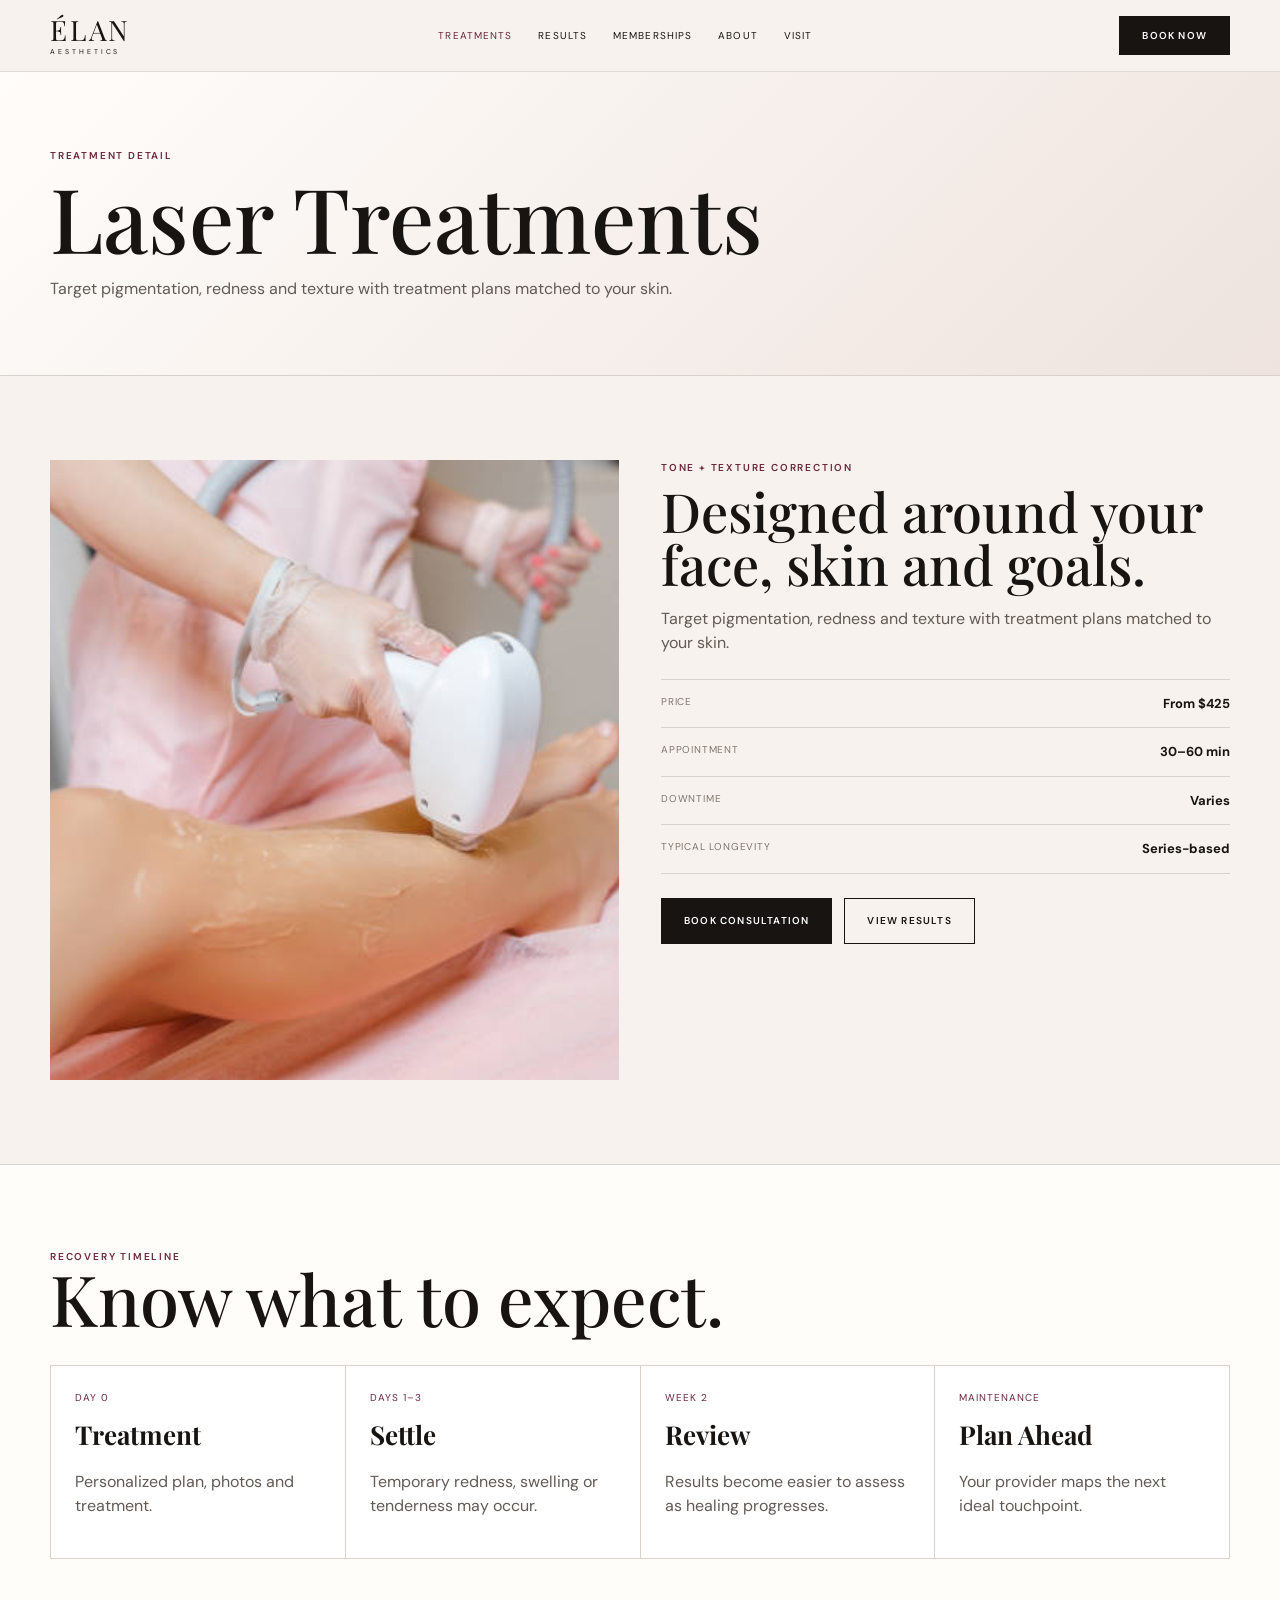
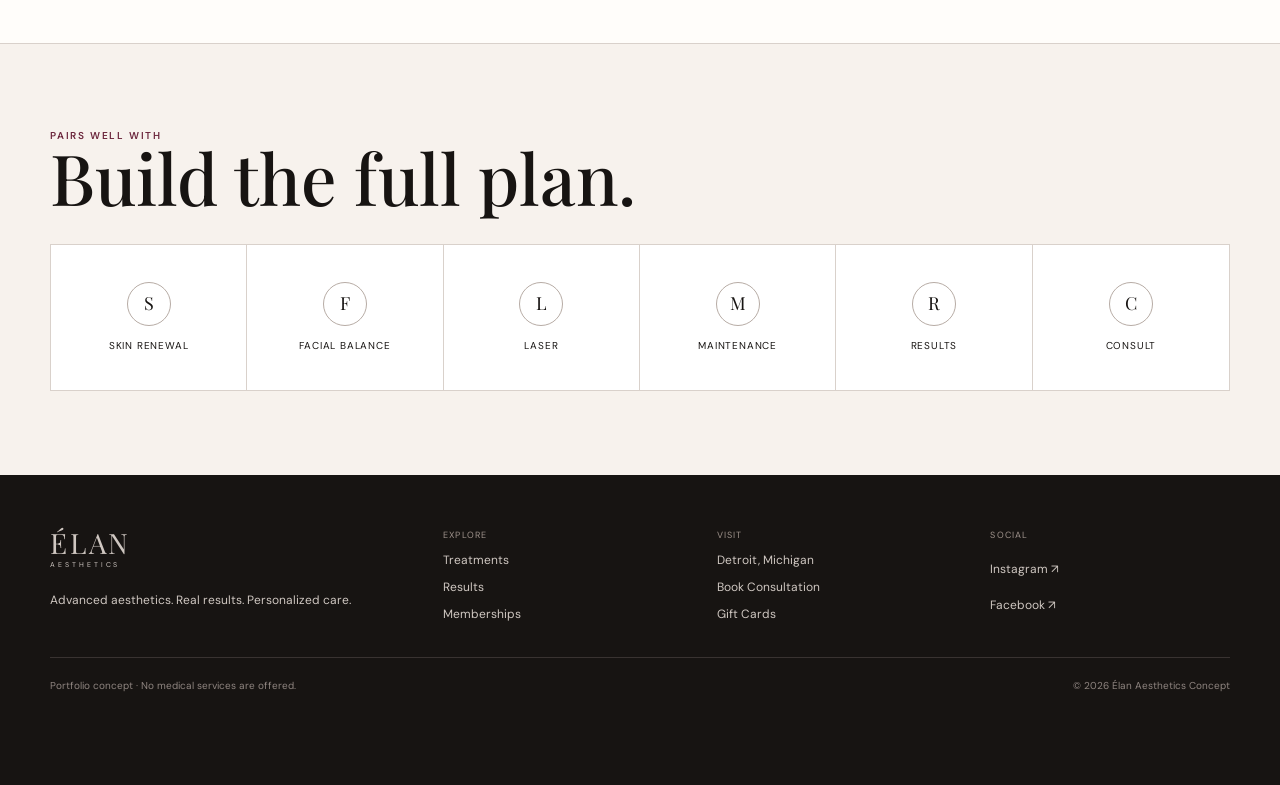
<file: laser.html>
<!doctype html>
<html lang="en">
<head>
<meta charset="utf-8">
<meta name="viewport" content="width=device-width,initial-scale=1">
<meta name="theme-color" content="#f7f2ed">
<meta name="robots" content="noindex,nofollow">
<meta name="description" content="Laser Treatments treatment detail concept page for Élan Aesthetics.">
<title>Laser Treatments — Élan Aesthetics</title>
<link rel="preconnect" href="https://fonts.googleapis.com">
<link rel="preconnect" href="https://fonts.gstatic.com" crossorigin>
<link href="https://fonts.googleapis.com/css2?family=DM+Sans:wght@400;500;600&family=Playfair+Display:wght@400;500;600&display=swap" rel="stylesheet">
<link rel="stylesheet" href="styles.css">
<link rel="stylesheet" href="polish.css">
<link rel="icon" href="favicon.svg" type="image/svg+xml">
</head>
<body>
<a class="skip-link" href="#main-content">Skip to content</a>
<header class="site-header" data-header>
<a class="brand" href="index.html" aria-label="Élan Aesthetics home"><span class="brand-main">ÉLAN</span><span class="brand-sub">AESTHETICS</span></a>
<nav class="desktop-nav" aria-label="Primary"><a href="treatments.html" aria-current="page">Treatments</a><a href="results.html">Results</a><a href="memberships.html">Memberships</a><a href="about.html">About</a><a href="visit.html">Visit</a></nav>
<a class="btn btn-dark header-cta" href="book.html">Book Now</a>
<button class="menu-toggle" type="button" data-menu-toggle aria-expanded="false" aria-controls="mobile-menu"><span></span><span></span><span class="sr-only">Open menu</span></button>
<div class="mobile-menu" id="mobile-menu" data-mobile-menu><a href="treatments.html" aria-current="page">Treatments</a><a href="results.html">Results</a><a href="memberships.html">Memberships</a><a href="about.html">About</a><a href="visit.html">Visit</a><a class="btn btn-dark" href="book.html">Book Now</a></div>
</header>
<main id="main-content" class="page-main">
<section class="page-hero"><div class="shell"><p class="eyebrow rose">Treatment Detail</p><h1>Laser Treatments</h1><p>Target pigmentation, redness and texture with treatment plans matched to your skin.</p></div></section>
<section class="section"><div class="shell detail-grid">
 <div class="detail-image"><img src="elan-laser-hair-removal.JPG" alt="Laser Treatments treatment concept"></div>
 <div class="detail-copy"><p class="eyebrow rose">Tone + texture correction</p><h2>Designed around your face, skin and goals.</h2><p>Target pigmentation, redness and texture with treatment plans matched to your skin.</p>
 <div class="fact-list"><div><span>Price</span><strong>From $425</strong></div><div><span>Appointment</span><strong>30–60 min</strong></div><div><span>Downtime</span><strong>Varies</strong></div><div><span>Typical longevity</span><strong>Series-based</strong></div></div>
 <div class="hero-actions"><a class="btn btn-dark" href="book.html">Book Consultation</a><a class="btn btn-light" href="results.html">View Results</a></div>
 </div>
</div></section>
<section class="section alt"><div class="shell section-head"><div><p class="eyebrow rose">Recovery Timeline</p><h2>Know what to expect.</h2></div></div><div class="shell timeline">
 <div class="timeline-step"><span>Day 0</span><strong>Treatment</strong><p>Personalized plan, photos and treatment.</p></div>
 <div class="timeline-step"><span>Days 1–3</span><strong>Settle</strong><p>Temporary redness, swelling or tenderness may occur.</p></div>
 <div class="timeline-step"><span>Week 2</span><strong>Review</strong><p>Results become easier to assess as healing progresses.</p></div>
 <div class="timeline-step"><span>Maintenance</span><strong>Plan Ahead</strong><p>Your provider maps the next ideal touchpoint.</p></div>
</div></section>
<section class="section"><div class="shell section-head"><div><p class="eyebrow rose">Pairs Well With</p><h2>Build the full plan.</h2></div></div><div class="shell concern-grid">
 <a class="concern-card" href="treatments.html"><span class="concern-icon">S</span><span>Skin Renewal</span></a>
 <a class="concern-card" href="filler.html"><span class="concern-icon">F</span><span>Facial Balance</span></a>
 <a class="concern-card" href="laser.html"><span class="concern-icon">L</span><span>Laser</span></a>
 <a class="concern-card" href="memberships.html"><span class="concern-icon">M</span><span>Maintenance</span></a>
 <a class="concern-card" href="results.html"><span class="concern-icon">R</span><span>Results</span></a>
 <a class="concern-card" href="book.html"><span class="concern-icon">C</span><span>Consult</span></a>
</div></section>
</main><footer class="site-footer">
<div class="shell footer-grid">
  <div><a class="brand footer-brand" href="index.html"><span class="brand-main">ÉLAN</span><span class="brand-sub">AESTHETICS</span></a><p>Advanced aesthetics. Real results. Personalized care.</p></div>
  <div><span class="footer-label">Explore</span><a href="treatments.html">Treatments</a><a href="results.html">Results</a><a href="memberships.html">Memberships</a></div>
  <div><span class="footer-label">Visit</span><a href="visit.html">Detroit, Michigan</a><a href="book.html">Book Consultation</a><a href="gift-cards.html">Gift Cards</a></div>
  <div><span class="footer-label">Social</span><a href="https://www.instagram.com/" target="_blank" rel="noopener">Instagram ↗</a><a href="https://www.facebook.com/" target="_blank" rel="noopener">Facebook ↗</a></div>
</div>
<div class="shell footer-bottom"><span>Portfolio concept · No medical services are offered.</span><span>© 2026 Élan Aesthetics Concept</span></div>
</footer>
<div class="mobile-action-bar"><a href="tel:+13135550123">Call</a><a href="book.html">Book</a></div>
<div class="toast" role="status" aria-live="polite" data-toast>Demo only — nothing was submitted.</div>
<script src="script.js"></script>
</body></html>
</file>
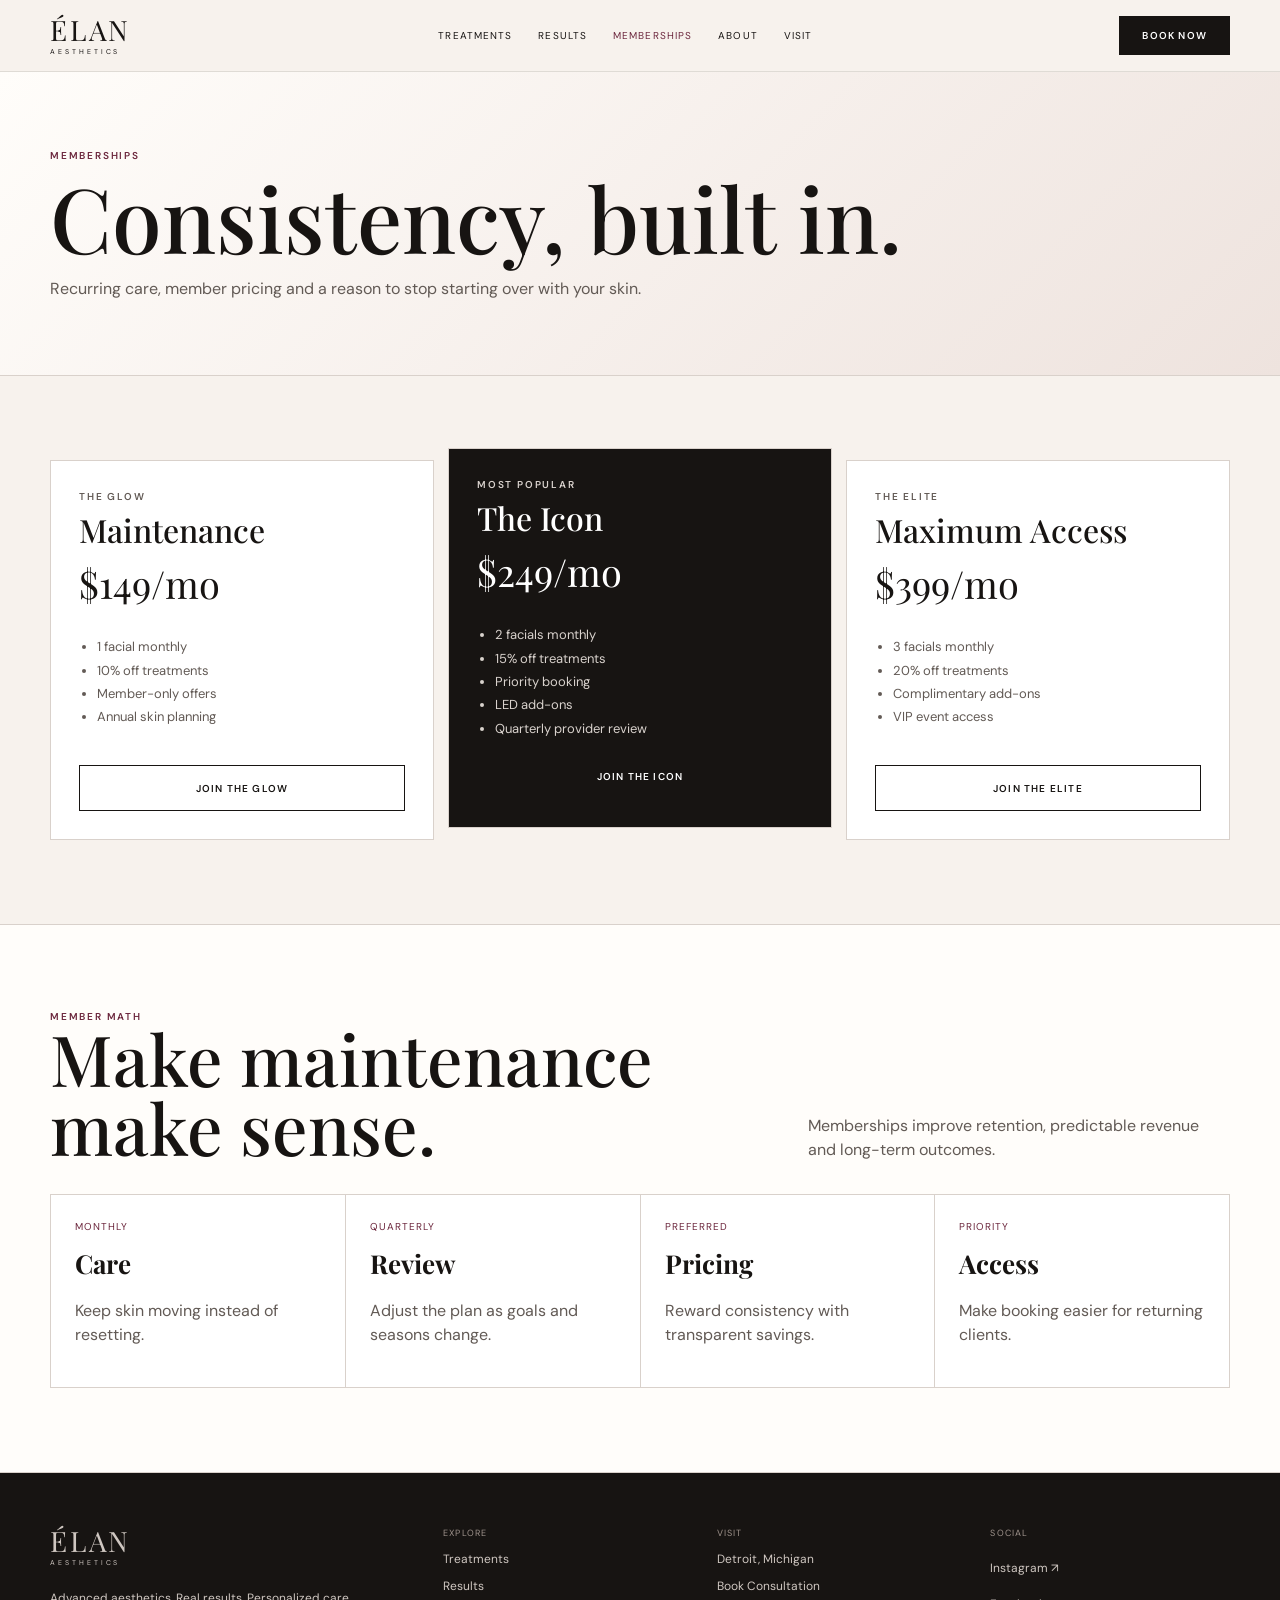
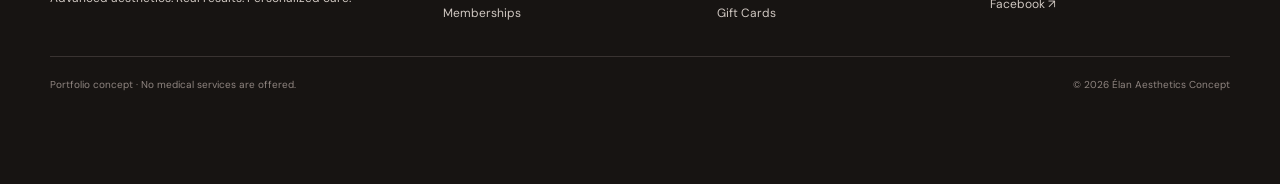
<file: memberships.html>
<!doctype html>
<html lang="en">
<head>
<meta charset="utf-8">
<meta name="viewport" content="width=device-width,initial-scale=1">
<meta name="theme-color" content="#f7f2ed">
<meta name="robots" content="noindex,nofollow">
<meta name="description" content="Membership plans and recurring aesthetic care concept.">
<title>Memberships — Élan Aesthetics</title>
<link rel="preconnect" href="https://fonts.googleapis.com">
<link rel="preconnect" href="https://fonts.gstatic.com" crossorigin>
<link href="https://fonts.googleapis.com/css2?family=DM+Sans:wght@400;500;600&family=Playfair+Display:wght@400;500;600&display=swap" rel="stylesheet">
<link rel="stylesheet" href="styles.css">
<link rel="icon" href="favicon.svg" type="image/svg+xml">
</head>
<body>
<a class="skip-link" href="#main-content">Skip to content</a>
<header class="site-header" data-header>
<a class="brand" href="index.html" aria-label="Élan Aesthetics home"><span class="brand-main">ÉLAN</span><span class="brand-sub">AESTHETICS</span></a>
<nav class="desktop-nav" aria-label="Primary"><a href="treatments.html">Treatments</a><a href="results.html">Results</a><a href="memberships.html" aria-current="page">Memberships</a><a href="about.html">About</a><a href="visit.html">Visit</a></nav>
<a class="btn btn-dark header-cta" href="book.html">Book Now</a>
<button class="menu-toggle" type="button" data-menu-toggle aria-expanded="false" aria-controls="mobile-menu"><span></span><span></span><span class="sr-only">Open menu</span></button>
<div class="mobile-menu" id="mobile-menu" data-mobile-menu><a href="treatments.html">Treatments</a><a href="results.html">Results</a><a href="memberships.html" aria-current="page">Memberships</a><a href="about.html">About</a><a href="visit.html">Visit</a><a class="btn btn-dark" href="book.html">Book Now</a></div>
</header>
<main id="main-content" class="page-main">
<section class="page-hero"><div class="shell"><p class="eyebrow rose">Memberships</p><h1>Consistency, built in.</h1><p>Recurring care, member pricing and a reason to stop starting over with your skin.</p></div></section>
<section class="section"><div class="shell membership-grid">
<article class="membership-card"><p class="eyebrow">The Glow</p><h3>Maintenance</h3><div class="membership-price">$149/mo</div><ul><li>1 facial monthly</li><li>10% off treatments</li><li>Member-only offers</li><li>Annual skin planning</li></ul><a class="btn btn-light" href="book.html">Join The Glow</a></article>
<article class="membership-card featured"><p class="eyebrow">Most Popular</p><h3>The Icon</h3><div class="membership-price">$249/mo</div><ul><li>2 facials monthly</li><li>15% off treatments</li><li>Priority booking</li><li>LED add-ons</li><li>Quarterly provider review</li></ul><a class="btn" href="book.html">Join The Icon</a></article>
<article class="membership-card"><p class="eyebrow">The Elite</p><h3>Maximum Access</h3><div class="membership-price">$399/mo</div><ul><li>3 facials monthly</li><li>20% off treatments</li><li>Complimentary add-ons</li><li>VIP event access</li></ul><a class="btn btn-light" href="book.html">Join The Elite</a></article>
</div></section>
<section class="section alt"><div class="shell section-head"><div><p class="eyebrow rose">Member Math</p><h2>Make maintenance make sense.</h2></div><p>Memberships improve retention, predictable revenue and long-term outcomes.</p></div><div class="shell timeline">
<div class="timeline-step"><span>Monthly</span><strong>Care</strong><p>Keep skin moving instead of resetting.</p></div>
<div class="timeline-step"><span>Quarterly</span><strong>Review</strong><p>Adjust the plan as goals and seasons change.</p></div>
<div class="timeline-step"><span>Preferred</span><strong>Pricing</strong><p>Reward consistency with transparent savings.</p></div>
<div class="timeline-step"><span>Priority</span><strong>Access</strong><p>Make booking easier for returning clients.</p></div>
</div></section></main><footer class="site-footer">
<div class="shell footer-grid">
  <div><a class="brand footer-brand" href="index.html"><span class="brand-main">ÉLAN</span><span class="brand-sub">AESTHETICS</span></a><p>Advanced aesthetics. Real results. Personalized care.</p></div>
  <div><span class="footer-label">Explore</span><a href="treatments.html">Treatments</a><a href="results.html">Results</a><a href="memberships.html">Memberships</a></div>
  <div><span class="footer-label">Visit</span><a href="visit.html">Detroit, Michigan</a><a href="book.html">Book Consultation</a><a href="gift-cards.html">Gift Cards</a></div>
  <div><span class="footer-label">Social</span><a href="https://www.instagram.com/" target="_blank" rel="noopener">Instagram ↗</a><a href="https://www.facebook.com/" target="_blank" rel="noopener">Facebook ↗</a></div>
</div>
<div class="shell footer-bottom"><span>Portfolio concept · No medical services are offered.</span><span>© 2026 Élan Aesthetics Concept</span></div>
</footer>
<div class="mobile-action-bar"><a href="tel:+13135550123">Call</a><a href="book.html">Book</a></div>
<div class="toast" role="status" aria-live="polite" data-toast>Demo only — nothing was submitted.</div>
<script src="script.js"></script>
</body></html>
</file>
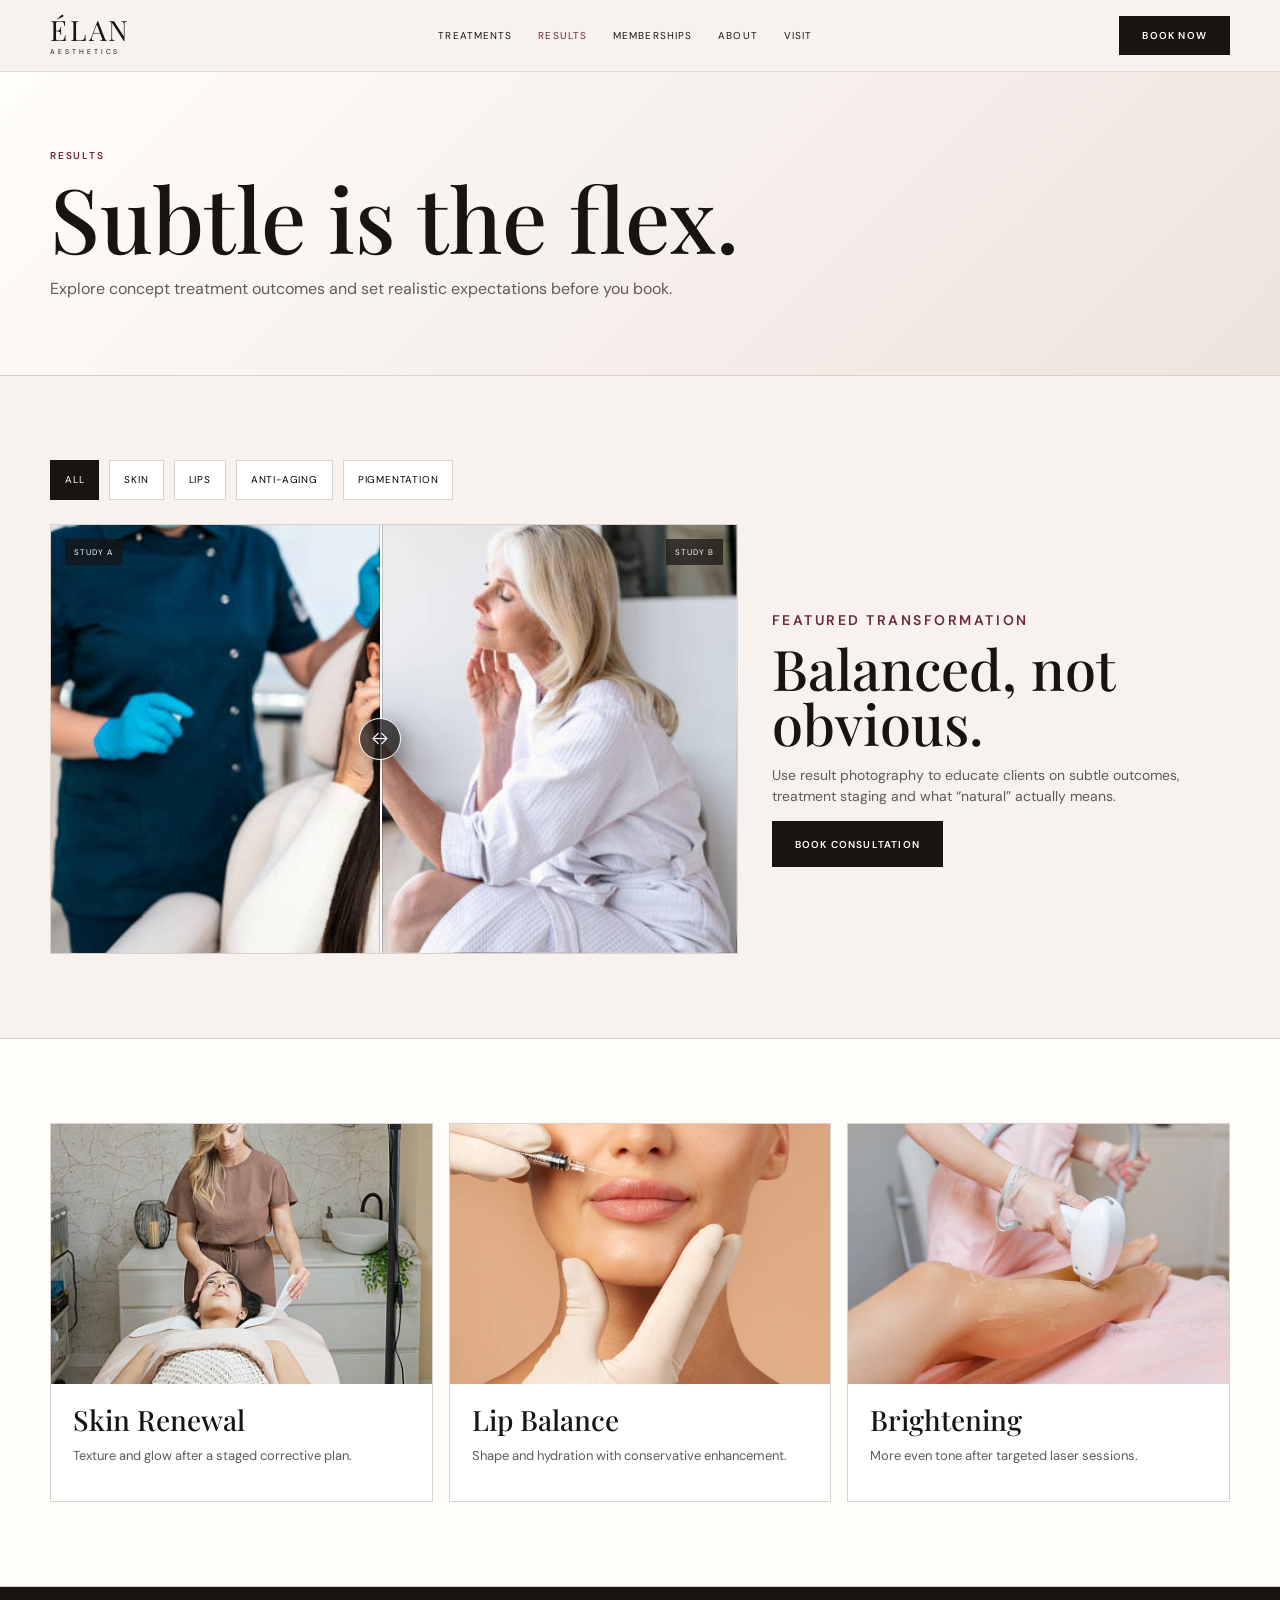
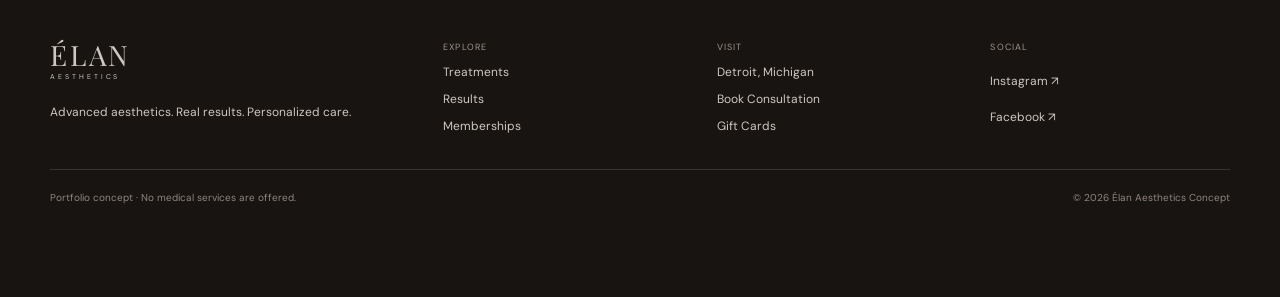
<file: results.html>
<!doctype html>
<html lang="en">
<head>
<meta charset="utf-8">
<meta name="viewport" content="width=device-width,initial-scale=1">
<meta name="theme-color" content="#f7f2ed">
<meta name="robots" content="noindex,nofollow">
<meta name="description" content="Before and after results gallery concept for Élan Aesthetics.">
<title>Results — Élan Aesthetics</title>
<link rel="preconnect" href="https://fonts.googleapis.com">
<link rel="preconnect" href="https://fonts.gstatic.com" crossorigin>
<link href="https://fonts.googleapis.com/css2?family=DM+Sans:wght@400;500;600&family=Playfair+Display:wght@400;500;600&display=swap" rel="stylesheet">
<link rel="stylesheet" href="styles.css">
<link rel="stylesheet" href="polish.css">
<link rel="icon" href="favicon.svg" type="image/svg+xml">
</head>
<body>
<a class="skip-link" href="#main-content">Skip to content</a>
<header class="site-header" data-header>
<a class="brand" href="index.html" aria-label="Élan Aesthetics home"><span class="brand-main">ÉLAN</span><span class="brand-sub">AESTHETICS</span></a>
<nav class="desktop-nav" aria-label="Primary"><a href="treatments.html">Treatments</a><a href="results.html" aria-current="page">Results</a><a href="memberships.html">Memberships</a><a href="about.html">About</a><a href="visit.html">Visit</a></nav>
<a class="btn btn-dark header-cta" href="book.html">Book Now</a>
<button class="menu-toggle" type="button" data-menu-toggle aria-expanded="false" aria-controls="mobile-menu"><span></span><span></span><span class="sr-only">Open menu</span></button>
<div class="mobile-menu" id="mobile-menu" data-mobile-menu><a href="treatments.html">Treatments</a><a href="results.html" aria-current="page">Results</a><a href="memberships.html">Memberships</a><a href="about.html">About</a><a href="visit.html">Visit</a><a class="btn btn-dark" href="book.html">Book Now</a></div>
</header>

<main id="main-content" class="page-main">
<section class="page-hero">
  <div class="shell">
    <p class="eyebrow rose">Results</p>
    <h1>Subtle is the flex.</h1>
    <p>Explore concept treatment outcomes and set realistic expectations before you book.</p>
  </div>
</section>

<section class="section">
  <div class="shell filter-row">
    <button class="filter-btn active">All</button>
    <button class="filter-btn">Skin</button>
    <button class="filter-btn">Lips</button>
    <button class="filter-btn">Anti-aging</button>
    <button class="filter-btn">Pigmentation</button>
  </div>

  <div class="shell results-layout">
    <div class="ba-slider" data-ba>
      <img src="elan-client-results.JPG" alt="Treatment results concept">
      <img class="ba-after" src="elan-mature-skincare.JPG" alt="Healthy aging skincare concept">
      <span class="ba-divider"></span>
      <span class="ba-handle">↔</span>
      <input class="ba-range" type="range" min="0" max="100" value="48" aria-label="Compare before and after">
    </div>

    <div class="results-copy">
      <p class="eyebrow rose">Featured Transformation</p>
      <h2>Balanced, not obvious.</h2>
      <p>Use result photography to educate clients on subtle outcomes, treatment staging and what “natural” actually means.</p>
      <a class="btn btn-dark" href="book.html">Book Consultation</a>
    </div>
  </div>
</section>

<section class="section alt">
  <div class="shell treatment-grid">
    <article class="treatment-card">
      <img src="elan-facial-treatment.JPG" alt="Skin renewal treatment concept">
      <div class="treatment-card-body">
        <h3>Skin Renewal</h3>
        <p>Texture and glow after a staged corrective plan.</p>
      </div>
    </article>

    <article class="treatment-card">
      <img src="elan-lip-filler.JPG" alt="Lip filler treatment concept">
      <div class="treatment-card-body">
        <h3>Lip Balance</h3>
        <p>Shape and hydration with conservative enhancement.</p>
      </div>
    </article>

    <article class="treatment-card">
      <img src="elan-laser-hair-removal.JPG" alt="Laser treatment concept">
      <div class="treatment-card-body">
        <h3>Brightening</h3>
        <p>More even tone after targeted laser sessions.</p>
      </div>
    </article>
  </div>
</section>
</main>

<footer class="site-footer">
<div class="shell footer-grid">
  <div><a class="brand footer-brand" href="index.html"><span class="brand-main">ÉLAN</span><span class="brand-sub">AESTHETICS</span></a><p>Advanced aesthetics. Real results. Personalized care.</p></div>
  <div><span class="footer-label">Explore</span><a href="treatments.html">Treatments</a><a href="results.html">Results</a><a href="memberships.html">Memberships</a></div>
  <div><span class="footer-label">Visit</span><a href="visit.html">Detroit, Michigan</a><a href="book.html">Book Consultation</a><a href="gift-cards.html">Gift Cards</a></div>
  <div><span class="footer-label">Social</span><a href="https://www.instagram.com/" target="_blank" rel="noopener">Instagram ↗</a><a href="https://www.facebook.com/" target="_blank" rel="noopener">Facebook ↗</a></div>
</div>
<div class="shell footer-bottom"><span>Portfolio concept · No medical services are offered.</span><span>© 2026 Élan Aesthetics Concept</span></div>
</footer>

<div class="mobile-action-bar"><a href="tel:+13135550123">Call</a><a href="book.html">Book</a></div>
<div class="toast" role="status" aria-live="polite" data-toast>Demo only — nothing was submitted.</div>
<script src="script.js"></script>
</body>
</html>
</file>
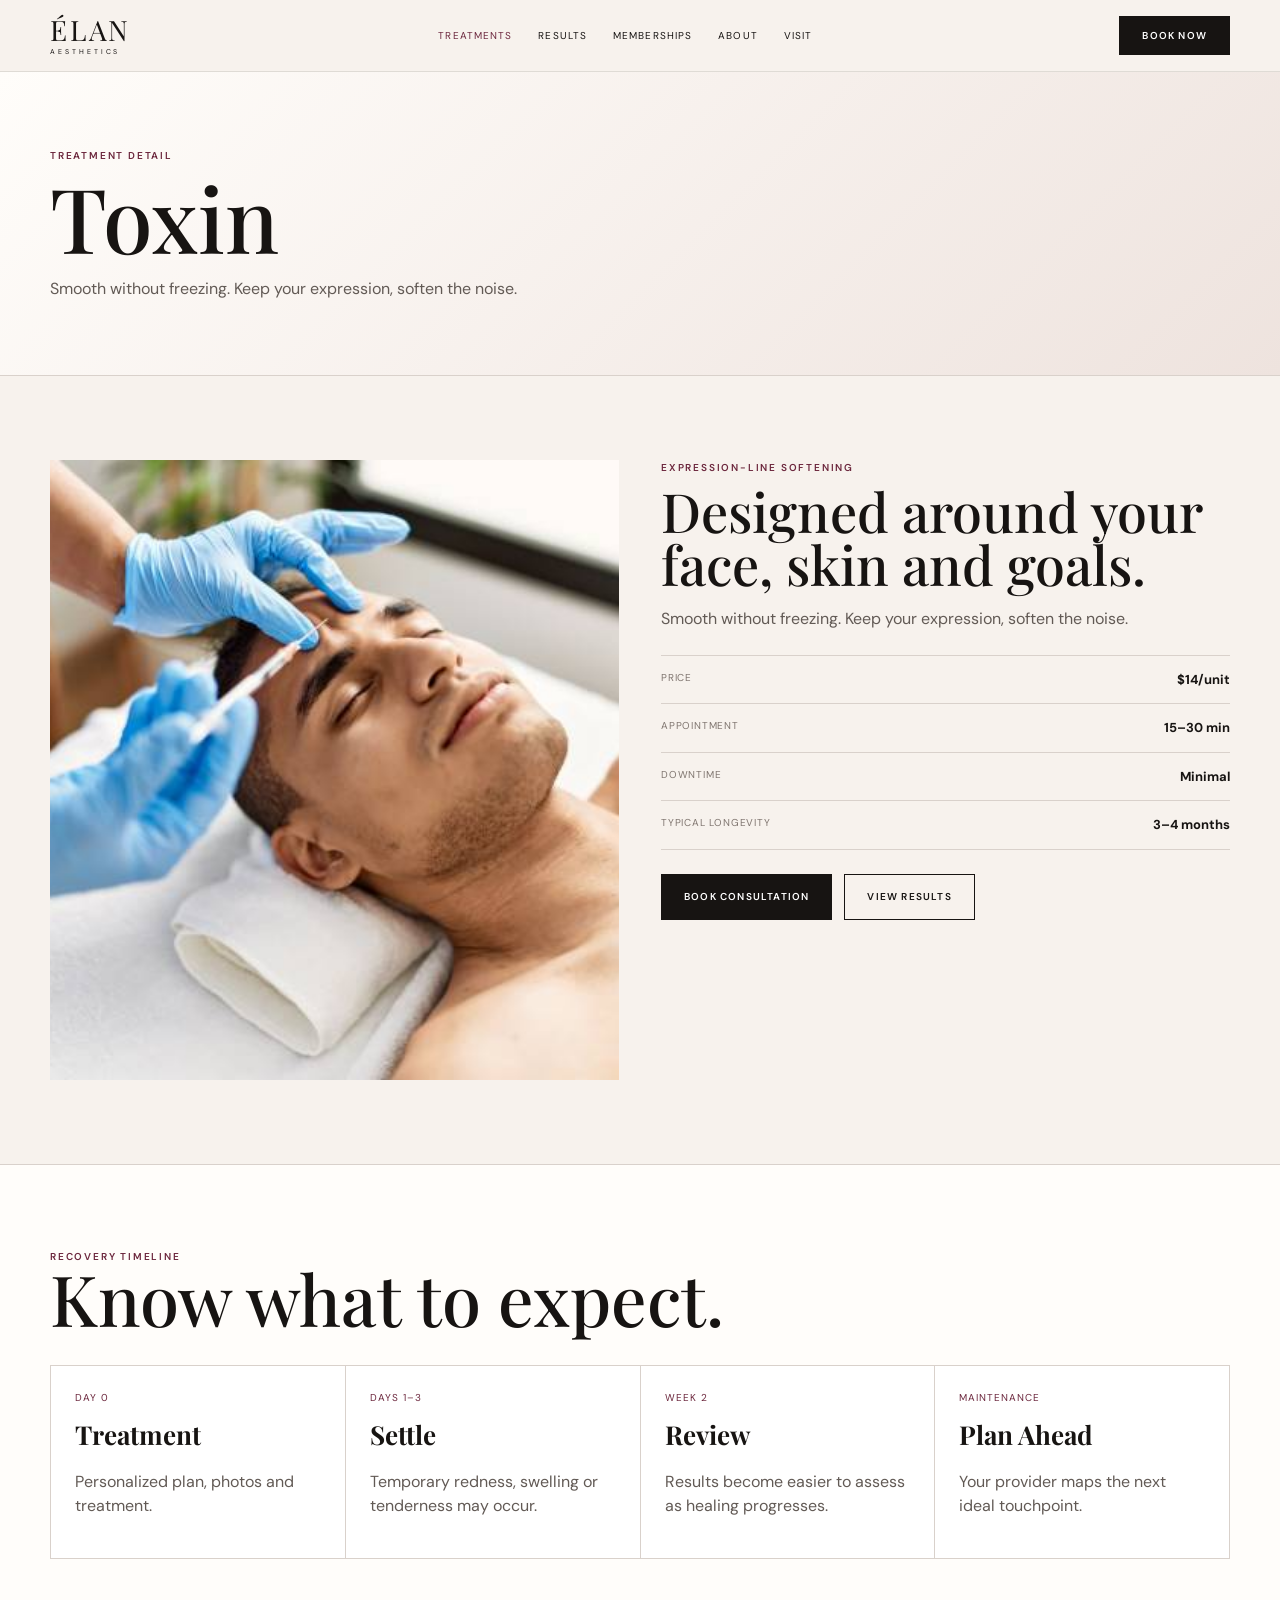
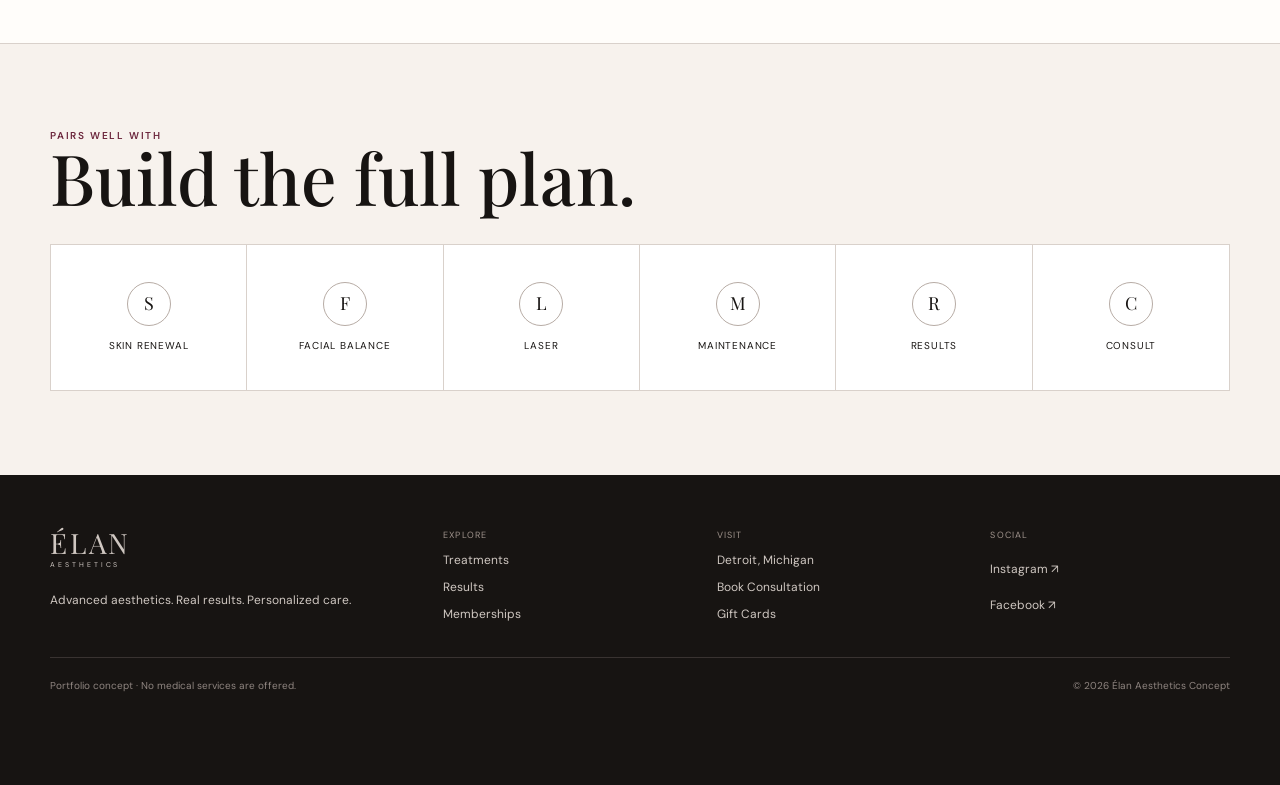
<file: toxin.html>
<!doctype html>
<html lang="en">
<head>
<meta charset="utf-8">
<meta name="viewport" content="width=device-width,initial-scale=1">
<meta name="theme-color" content="#f7f2ed">
<meta name="robots" content="noindex,nofollow">
<meta name="description" content="Toxin treatment detail concept page for Élan Aesthetics.">
<title>Toxin — Élan Aesthetics</title>
<link rel="preconnect" href="https://fonts.googleapis.com">
<link rel="preconnect" href="https://fonts.gstatic.com" crossorigin>
<link href="https://fonts.googleapis.com/css2?family=DM+Sans:wght@400;500;600&family=Playfair+Display:wght@400;500;600&display=swap" rel="stylesheet">
<link rel="stylesheet" href="styles.css">
<link rel="stylesheet" href="polish.css">
<link rel="icon" href="favicon.svg" type="image/svg+xml">
</head>
<body>
<a class="skip-link" href="#main-content">Skip to content</a>
<header class="site-header" data-header>
<a class="brand" href="index.html" aria-label="Élan Aesthetics home"><span class="brand-main">ÉLAN</span><span class="brand-sub">AESTHETICS</span></a>
<nav class="desktop-nav" aria-label="Primary"><a href="treatments.html" aria-current="page">Treatments</a><a href="results.html">Results</a><a href="memberships.html">Memberships</a><a href="about.html">About</a><a href="visit.html">Visit</a></nav>
<a class="btn btn-dark header-cta" href="book.html">Book Now</a>
<button class="menu-toggle" type="button" data-menu-toggle aria-expanded="false" aria-controls="mobile-menu"><span></span><span></span><span class="sr-only">Open menu</span></button>
<div class="mobile-menu" id="mobile-menu" data-mobile-menu><a href="treatments.html" aria-current="page">Treatments</a><a href="results.html">Results</a><a href="memberships.html">Memberships</a><a href="about.html">About</a><a href="visit.html">Visit</a><a class="btn btn-dark" href="book.html">Book Now</a></div>
</header>
<main id="main-content" class="page-main">
<section class="page-hero"><div class="shell"><p class="eyebrow rose">Treatment Detail</p><h1>Toxin</h1><p>Smooth without freezing. Keep your expression, soften the noise.</p></div></section>
<section class="section"><div class="shell detail-grid">
 <div class="detail-image"><img src="elan-injectables-man.JPG" alt="Toxin treatment concept"></div>
 <div class="detail-copy"><p class="eyebrow rose">Expression-line softening</p><h2>Designed around your face, skin and goals.</h2><p>Smooth without freezing. Keep your expression, soften the noise.</p>
 <div class="fact-list"><div><span>Price</span><strong>$14/unit</strong></div><div><span>Appointment</span><strong>15–30 min</strong></div><div><span>Downtime</span><strong>Minimal</strong></div><div><span>Typical longevity</span><strong>3–4 months</strong></div></div>
 <div class="hero-actions"><a class="btn btn-dark" href="book.html">Book Consultation</a><a class="btn btn-light" href="results.html">View Results</a></div>
 </div>
</div></section>
<section class="section alt"><div class="shell section-head"><div><p class="eyebrow rose">Recovery Timeline</p><h2>Know what to expect.</h2></div></div><div class="shell timeline">
 <div class="timeline-step"><span>Day 0</span><strong>Treatment</strong><p>Personalized plan, photos and treatment.</p></div>
 <div class="timeline-step"><span>Days 1–3</span><strong>Settle</strong><p>Temporary redness, swelling or tenderness may occur.</p></div>
 <div class="timeline-step"><span>Week 2</span><strong>Review</strong><p>Results become easier to assess as healing progresses.</p></div>
 <div class="timeline-step"><span>Maintenance</span><strong>Plan Ahead</strong><p>Your provider maps the next ideal touchpoint.</p></div>
</div></section>
<section class="section"><div class="shell section-head"><div><p class="eyebrow rose">Pairs Well With</p><h2>Build the full plan.</h2></div></div><div class="shell concern-grid">
 <a class="concern-card" href="treatments.html"><span class="concern-icon">S</span><span>Skin Renewal</span></a>
 <a class="concern-card" href="filler.html"><span class="concern-icon">F</span><span>Facial Balance</span></a>
 <a class="concern-card" href="laser.html"><span class="concern-icon">L</span><span>Laser</span></a>
 <a class="concern-card" href="memberships.html"><span class="concern-icon">M</span><span>Maintenance</span></a>
 <a class="concern-card" href="results.html"><span class="concern-icon">R</span><span>Results</span></a>
 <a class="concern-card" href="book.html"><span class="concern-icon">C</span><span>Consult</span></a>
</div></section>
</main><footer class="site-footer">
<div class="shell footer-grid">
  <div><a class="brand footer-brand" href="index.html"><span class="brand-main">ÉLAN</span><span class="brand-sub">AESTHETICS</span></a><p>Advanced aesthetics. Real results. Personalized care.</p></div>
  <div><span class="footer-label">Explore</span><a href="treatments.html">Treatments</a><a href="results.html">Results</a><a href="memberships.html">Memberships</a></div>
  <div><span class="footer-label">Visit</span><a href="visit.html">Detroit, Michigan</a><a href="book.html">Book Consultation</a><a href="gift-cards.html">Gift Cards</a></div>
  <div><span class="footer-label">Social</span><a href="https://www.instagram.com/" target="_blank" rel="noopener">Instagram ↗</a><a href="https://www.facebook.com/" target="_blank" rel="noopener">Facebook ↗</a></div>
</div>
<div class="shell footer-bottom"><span>Portfolio concept · No medical services are offered.</span><span>© 2026 Élan Aesthetics Concept</span></div>
</footer>
<div class="mobile-action-bar"><a href="tel:+13135550123">Call</a><a href="book.html">Book</a></div>
<div class="toast" role="status" aria-live="polite" data-toast>Demo only — nothing was submitted.</div>
<script src="script.js"></script>
</body></html>
</file>
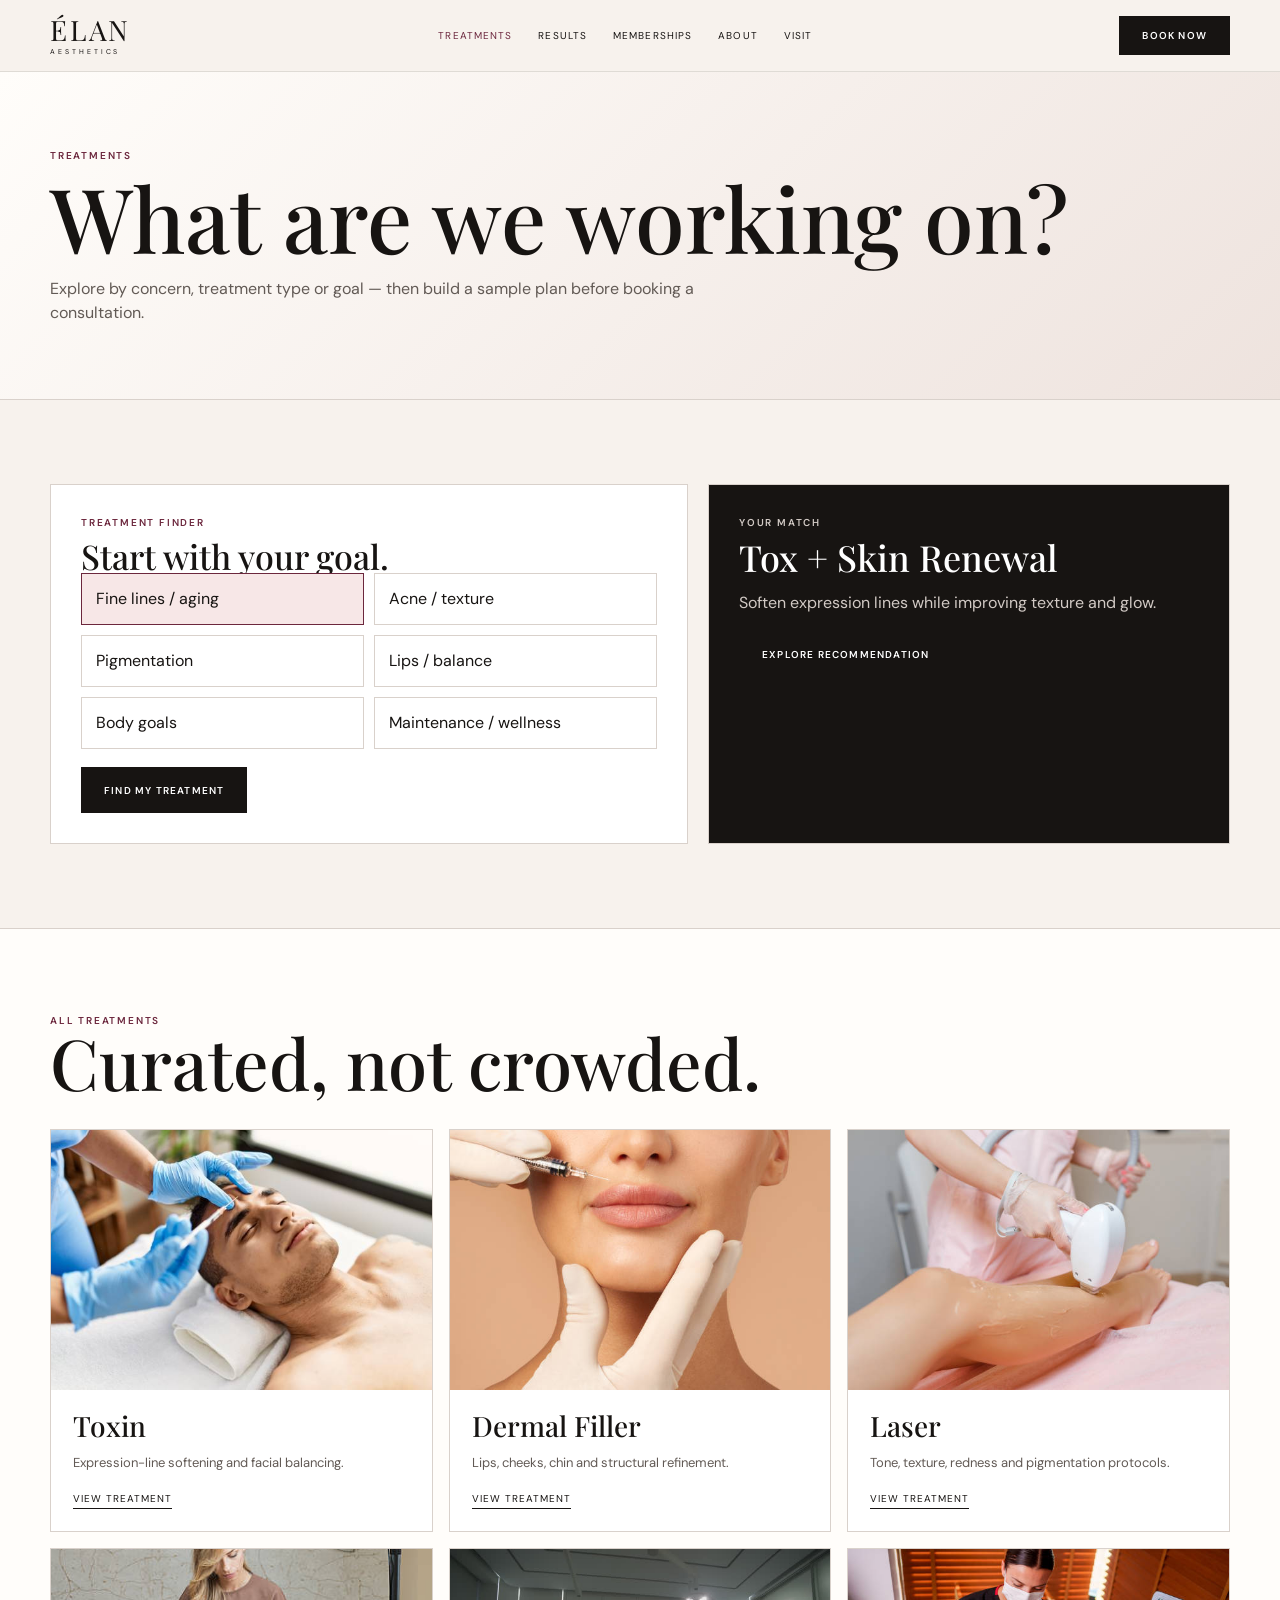
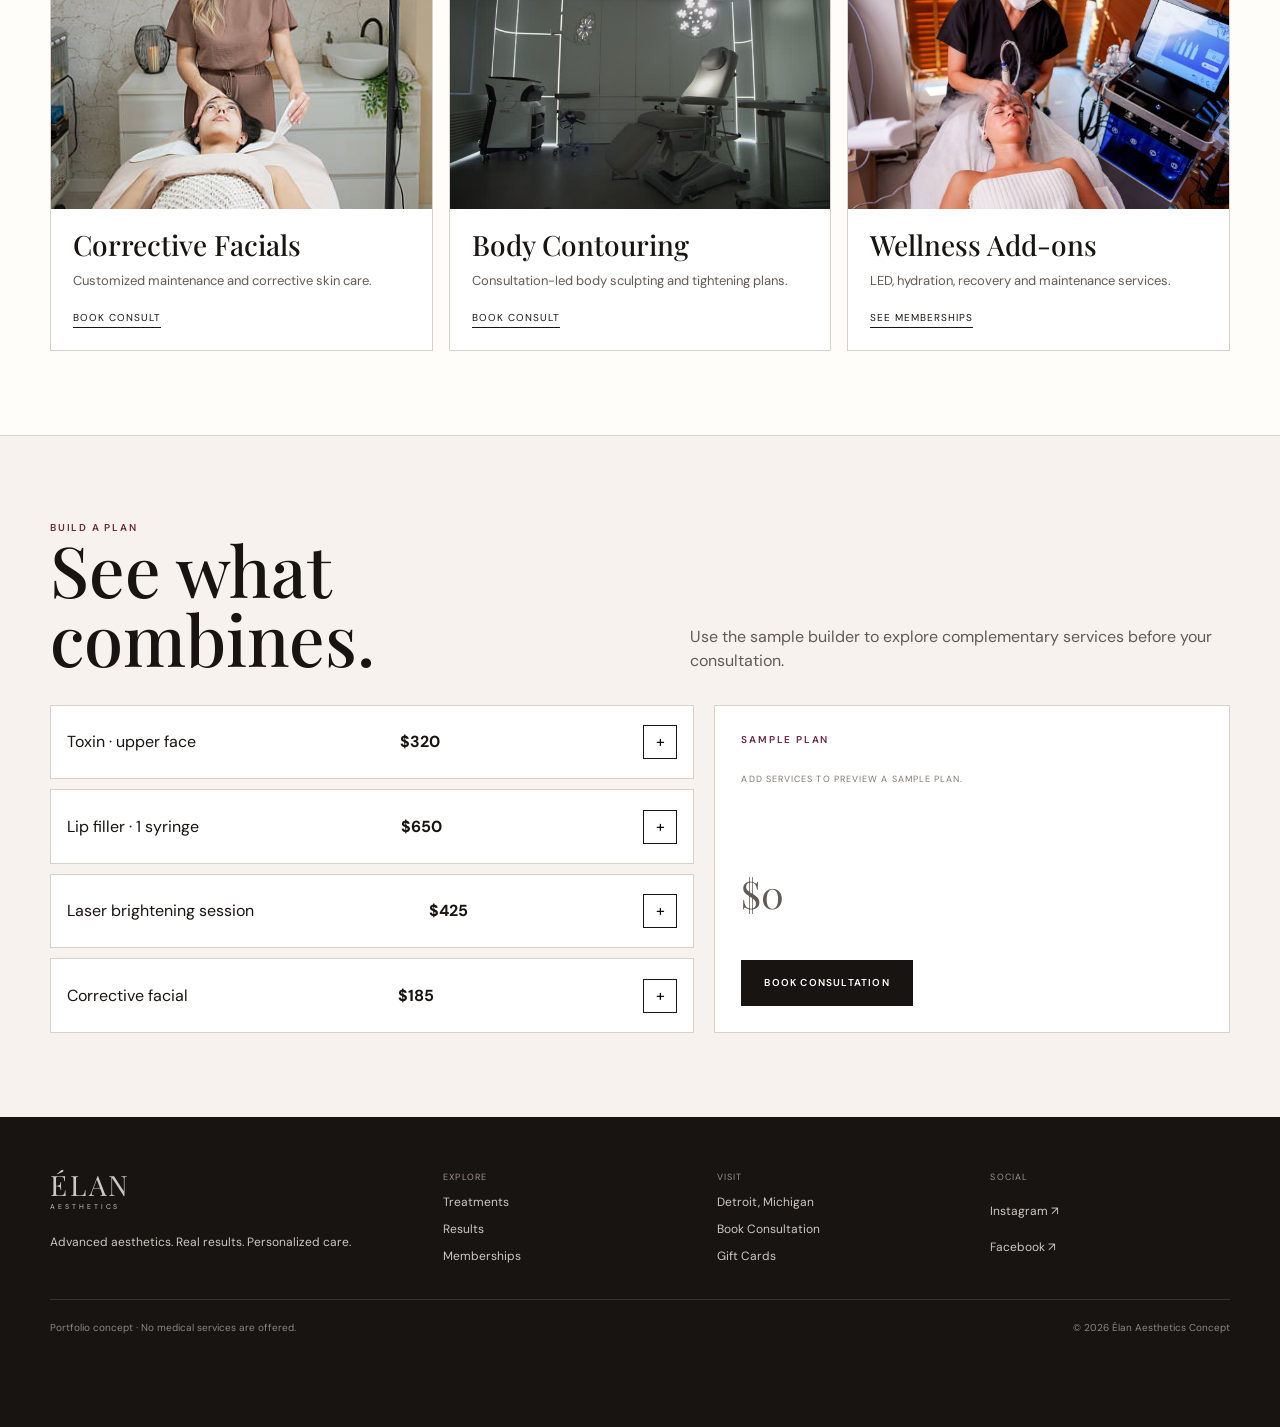
<file: treatments.html>
<!doctype html>
<html lang="en">
<head>
<meta charset="utf-8">
<meta name="viewport" content="width=device-width,initial-scale=1">
<meta name="theme-color" content="#f7f2ed">
<meta name="robots" content="noindex,nofollow">
<meta name="description" content="Browse Élan Aesthetics concept treatments by concern and category.">
<title>Treatments — Élan Aesthetics</title>
<link rel="preconnect" href="https://fonts.googleapis.com">
<link rel="preconnect" href="https://fonts.gstatic.com" crossorigin>
<link href="https://fonts.googleapis.com/css2?family=DM+Sans:wght@400;500;600&family=Playfair+Display:wght@400;500;600&display=swap" rel="stylesheet">
<link rel="stylesheet" href="styles.css">
<link rel="stylesheet" href="polish.css">
<link rel="icon" href="favicon.svg" type="image/svg+xml">
</head>
<body>
<a class="skip-link" href="#main-content">Skip to content</a>
<header class="site-header" data-header>
<a class="brand" href="index.html" aria-label="Élan Aesthetics home"><span class="brand-main">ÉLAN</span><span class="brand-sub">AESTHETICS</span></a>
<nav class="desktop-nav" aria-label="Primary"><a href="treatments.html" aria-current="page">Treatments</a><a href="results.html">Results</a><a href="memberships.html">Memberships</a><a href="about.html">About</a><a href="visit.html">Visit</a></nav>
<a class="btn btn-dark header-cta" href="book.html">Book Now</a>
<button class="menu-toggle" type="button" data-menu-toggle aria-expanded="false" aria-controls="mobile-menu"><span></span><span></span><span class="sr-only">Open menu</span></button>
<div class="mobile-menu" id="mobile-menu" data-mobile-menu><a href="treatments.html" aria-current="page">Treatments</a><a href="results.html">Results</a><a href="memberships.html">Memberships</a><a href="about.html">About</a><a href="visit.html">Visit</a><a class="btn btn-dark" href="book.html">Book Now</a></div>
</header>

<main id="main-content" class="page-main">
<section class="page-hero">
  <div class="shell">
    <p class="eyebrow rose">Treatments</p>
    <h1>What are we working on?</h1>
    <p>Explore by concern, treatment type or goal — then build a sample plan before booking a consultation.</p>
  </div>
</section>

<section class="section">
 <div class="shell quiz-shell">
  <form class="quiz-card" data-quiz-form>
   <p class="eyebrow rose">Treatment Finder</p><h3>Start with your goal.</h3>
   <div class="choice-grid">
    <label class="choice-card"><input type="radio" name="concern" value="aging" checked><span>Fine lines / aging</span></label>
    <label class="choice-card"><input type="radio" name="concern" value="acne"><span>Acne / texture</span></label>
    <label class="choice-card"><input type="radio" name="concern" value="pigment"><span>Pigmentation</span></label>
    <label class="choice-card"><input type="radio" name="concern" value="lips"><span>Lips / balance</span></label>
    <label class="choice-card"><input type="radio" name="concern" value="body"><span>Body goals</span></label>
    <label class="choice-card"><input type="radio" name="concern" value="wellness"><span>Maintenance / wellness</span></label>
   </div>
   <button class="btn btn-dark" type="submit" style="margin-top:18px">Find My Treatment</button>
  </form>
  <aside class="quiz-result"><p class="eyebrow">Your Match</p><h3 data-quiz-title>Tox + Skin Renewal</h3><p data-quiz-copy>Soften expression lines while improving texture and glow.</p><a class="btn" data-quiz-link href="toxin.html">Explore Recommendation</a></aside>
 </div>
</section>

<section class="section alt">
  <div class="shell section-head"><div><p class="eyebrow rose">All Treatments</p><h2>Curated, not crowded.</h2></div></div>
  <div class="shell treatment-grid">
    <article class="treatment-card"><img src="elan-injectables-man.JPG" alt="Toxin treatment"><div class="treatment-card-body"><h3>Toxin</h3><p>Expression-line softening and facial balancing.</p><a class="text-link" href="toxin.html">View treatment</a></div></article>
    <article class="treatment-card"><img src="elan-lip-filler.JPG" alt="Filler treatment"><div class="treatment-card-body"><h3>Dermal Filler</h3><p>Lips, cheeks, chin and structural refinement.</p><a class="text-link" href="filler.html">View treatment</a></div></article>
    <article class="treatment-card"><img src="elan-laser-hair-removal.JPG" alt="Laser treatment"><div class="treatment-card-body"><h3>Laser</h3><p>Tone, texture, redness and pigmentation protocols.</p><a class="text-link" href="laser.html">View treatment</a></div></article>
    <article class="treatment-card"><img src="elan-facial-treatment.JPG" alt="Facial treatment"><div class="treatment-card-body"><h3>Corrective Facials</h3><p>Customized maintenance and corrective skin care.</p><a class="text-link" href="book.html">Book consult</a></div></article>
    <article class="treatment-card"><img src="elan-treatment-room.JPG" alt="Body treatment room"><div class="treatment-card-body"><h3>Body Contouring</h3><p>Consultation-led body sculpting and tightening plans.</p><a class="text-link" href="book.html">Book consult</a></div></article>
    <article class="treatment-card"><img src="elan-advanced-facial.JPG" alt="Wellness treatment concept"><div class="treatment-card-body"><h3>Wellness Add-ons</h3><p>LED, hydration, recovery and maintenance services.</p><a class="text-link" href="memberships.html">See memberships</a></div></article>
  </div>
</section>

<section class="section">
  <div class="shell section-head"><div><p class="eyebrow rose">Build a Plan</p><h2>See what combines.</h2></div><p>Use the sample builder to explore complementary services before your consultation.</p></div>
  <div class="shell package-builder">
    <div class="service-list">
      <div class="service-row"><span>Toxin · upper face</span><strong>$320</strong><button type="button" data-service-add="Toxin" data-price="320">+</button></div>
      <div class="service-row"><span>Lip filler · 1 syringe</span><strong>$650</strong><button type="button" data-service-add="Lip Filler" data-price="650">+</button></div>
      <div class="service-row"><span>Laser brightening session</span><strong>$425</strong><button type="button" data-service-add="Laser Brightening" data-price="425">+</button></div>
      <div class="service-row"><span>Corrective facial</span><strong>$185</strong><button type="button" data-service-add="Corrective Facial" data-price="185">+</button></div>
    </div>
    <aside class="builder-panel"><p class="eyebrow rose">Sample Plan</p><div class="builder-items" data-builder-items></div><p class="builder-total" data-builder-total>$0</p><a class="btn btn-dark" href="book.html">Book Consultation</a></aside>
  </div>
</section>
</main>

<footer class="site-footer">
<div class="shell footer-grid">
  <div><a class="brand footer-brand" href="index.html"><span class="brand-main">ÉLAN</span><span class="brand-sub">AESTHETICS</span></a><p>Advanced aesthetics. Real results. Personalized care.</p></div>
  <div><span class="footer-label">Explore</span><a href="treatments.html">Treatments</a><a href="results.html">Results</a><a href="memberships.html">Memberships</a></div>
  <div><span class="footer-label">Visit</span><a href="visit.html">Detroit, Michigan</a><a href="book.html">Book Consultation</a><a href="gift-cards.html">Gift Cards</a></div>
  <div><span class="footer-label">Social</span><a href="https://www.instagram.com/" target="_blank" rel="noopener">Instagram ↗</a><a href="https://www.facebook.com/" target="_blank" rel="noopener">Facebook ↗</a></div>
</div>
<div class="shell footer-bottom"><span>Portfolio concept · No medical services are offered.</span><span>© 2026 Élan Aesthetics Concept</span></div>
</footer>

<div class="mobile-action-bar"><a href="tel:+13135550123">Call</a><a href="book.html">Book</a></div>
<div class="toast" role="status" aria-live="polite" data-toast>Demo only — nothing was submitted.</div>
<script src="script.js"></script>
</body>
</html>
</file>
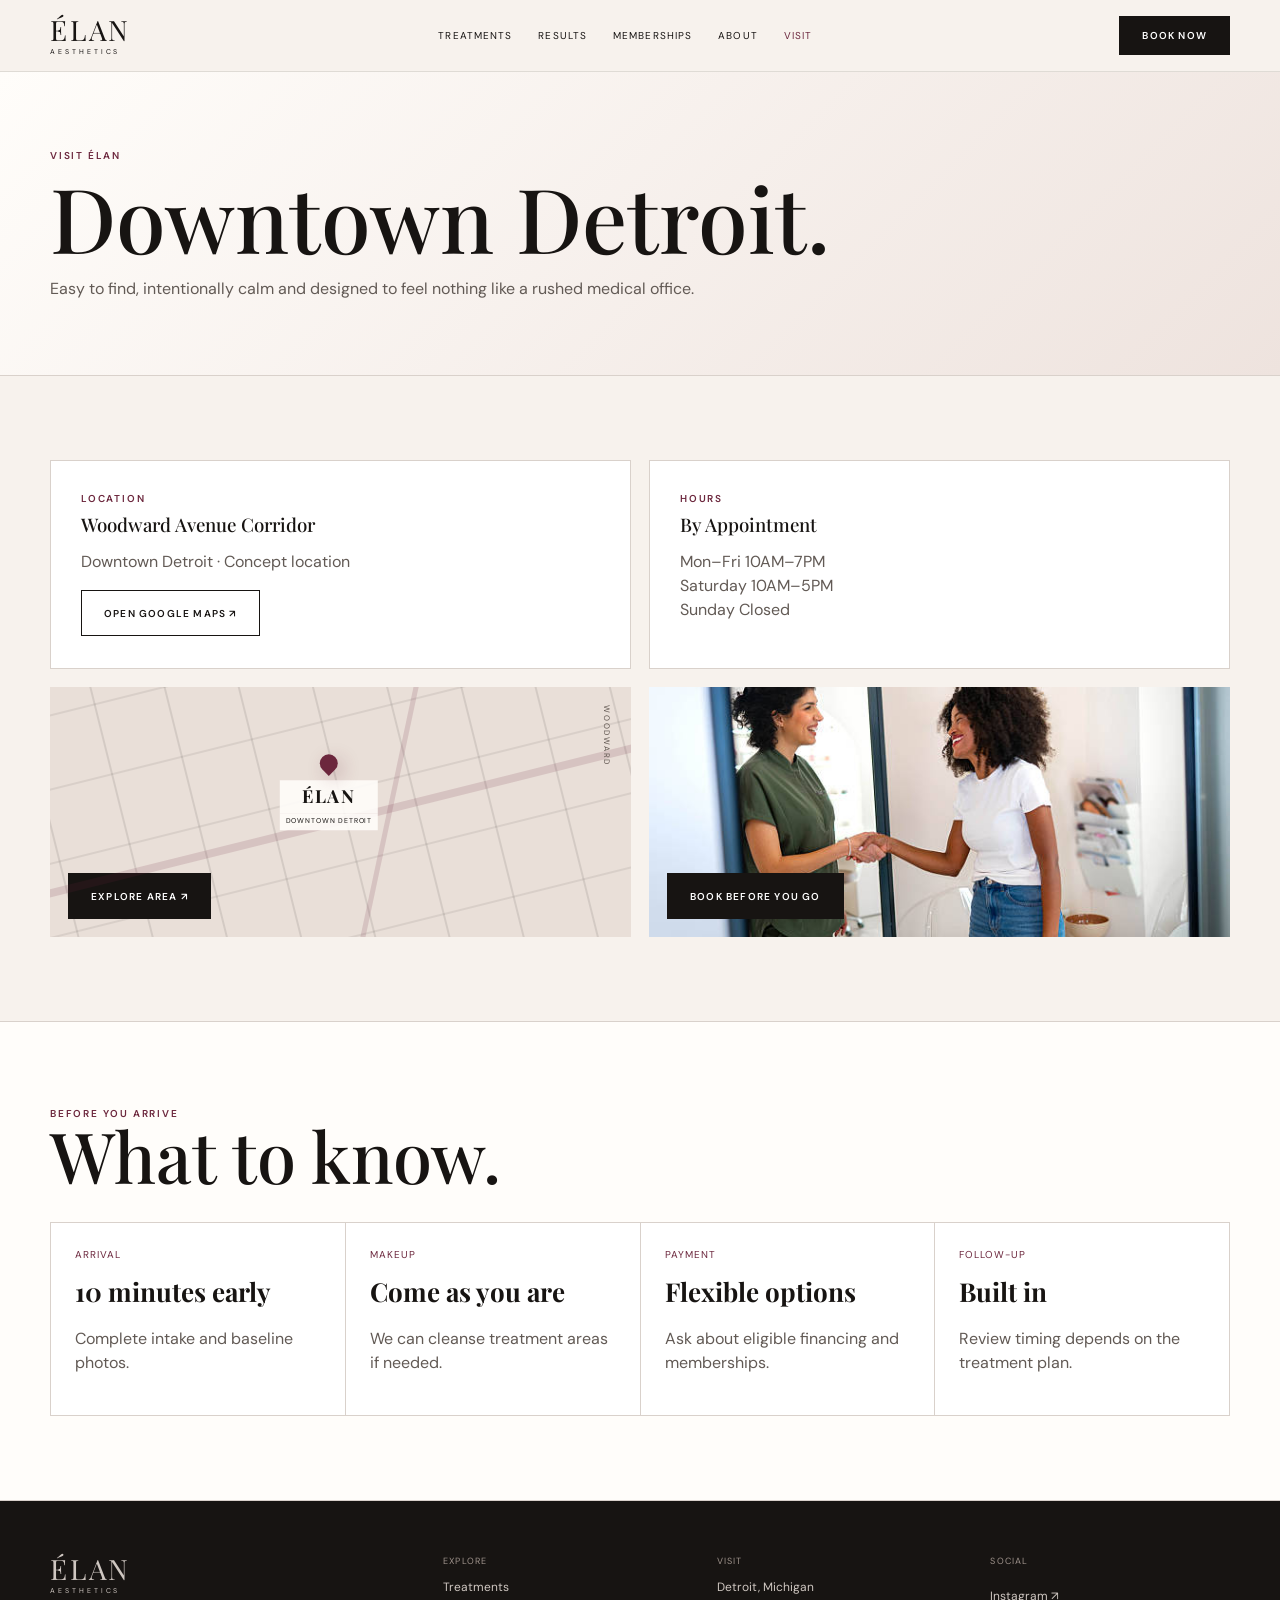
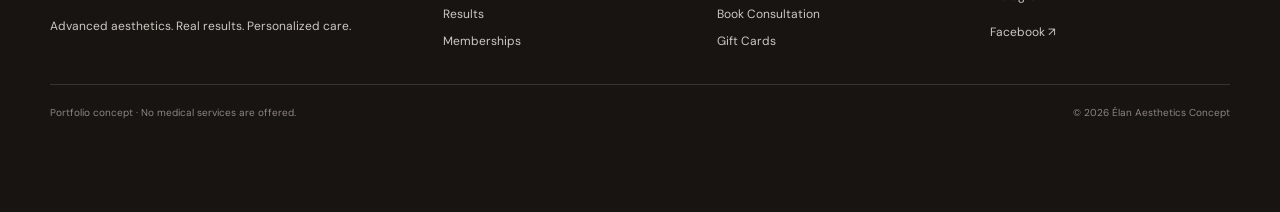
<file: visit.html>
<!doctype html>
<html lang="en">
<head>
<meta charset="utf-8">
<meta name="viewport" content="width=device-width,initial-scale=1">
<meta name="theme-color" content="#f7f2ed">
<meta name="robots" content="noindex,nofollow">
<meta name="description" content="Location, hours and policies for Élan Aesthetics concept.">
<title>Visit — Élan Aesthetics</title>
<link rel="preconnect" href="https://fonts.googleapis.com">
<link rel="preconnect" href="https://fonts.gstatic.com" crossorigin>
<link href="https://fonts.googleapis.com/css2?family=DM+Sans:wght@400;500;600&family=Playfair+Display:wght@400;500;600&display=swap" rel="stylesheet">
<link rel="stylesheet" href="styles.css">
<link rel="stylesheet" href="polish.css">
<link rel="icon" href="favicon.svg" type="image/svg+xml">
</head>
<body>
<a class="skip-link" href="#main-content">Skip to content</a>
<header class="site-header" data-header>
<a class="brand" href="index.html" aria-label="Élan Aesthetics home"><span class="brand-main">ÉLAN</span><span class="brand-sub">AESTHETICS</span></a>
<nav class="desktop-nav" aria-label="Primary"><a href="treatments.html">Treatments</a><a href="results.html">Results</a><a href="memberships.html">Memberships</a><a href="about.html">About</a><a href="visit.html" aria-current="page">Visit</a></nav>
<a class="btn btn-dark header-cta" href="book.html">Book Now</a>
<button class="menu-toggle" type="button" data-menu-toggle aria-expanded="false" aria-controls="mobile-menu"><span></span><span></span><span class="sr-only">Open menu</span></button>
<div class="mobile-menu" id="mobile-menu" data-mobile-menu><a href="treatments.html">Treatments</a><a href="results.html">Results</a><a href="memberships.html">Memberships</a><a href="about.html">About</a><a href="visit.html" aria-current="page">Visit</a><a class="btn btn-dark" href="book.html">Book Now</a></div>
</header>

<main id="main-content" class="page-main">
<section class="page-hero">
  <div class="shell">
    <p class="eyebrow rose">Visit Élan</p>
    <h1>Downtown Detroit.</h1>
    <p>Easy to find, intentionally calm and designed to feel nothing like a rushed medical office.</p>
  </div>
</section>

<section class="section">
  <div class="shell visit-grid">
    <article class="visit-card">
      <p class="eyebrow rose">Location</p>
      <h3>Woodward Avenue Corridor</h3>
      <p>Downtown Detroit · Concept location</p>
      <a class="btn btn-light" href="https://www.google.com/maps/search/?api=1&query=Downtown+Detroit%2C+MI" target="_blank" rel="noopener">Open Google Maps ↗</a>
    </article>

    <article class="visit-card">
      <p class="eyebrow rose">Hours</p>
      <h3>By Appointment</h3>
      <p>Mon–Fri 10AM–7PM<br>Saturday 10AM–5PM<br>Sunday Closed</p>
    </article>

    <article class="map-preview location-art" aria-label="Concept location graphic for downtown Detroit"><div class="location-grid"></div><div class="location-pin"><span></span><strong>ÉLAN</strong><small>DOWNTOWN DETROIT</small></div><div class="location-street">WOODWARD</div><a class="btn btn-dark" href="https://www.google.com/maps/search/?api=1&query=Downtown+Detroit%2C+MI" target="_blank" rel="noopener">Explore Area ↗</a></article>

    <article class="map-preview">
      <img src="elan-client-welcome.JPG" alt="Élan client arrival experience">
      <a class="btn btn-dark" href="book.html">Book Before You Go</a>
    </article>
  </div>
</section>

<section class="section alt">
  <div class="shell section-head"><div><p class="eyebrow rose">Before You Arrive</p><h2>What to know.</h2></div></div>
  <div class="shell timeline">
    <div class="timeline-step"><span>Arrival</span><strong>10 minutes early</strong><p>Complete intake and baseline photos.</p></div>
    <div class="timeline-step"><span>Makeup</span><strong>Come as you are</strong><p>We can cleanse treatment areas if needed.</p></div>
    <div class="timeline-step"><span>Payment</span><strong>Flexible options</strong><p>Ask about eligible financing and memberships.</p></div>
    <div class="timeline-step"><span>Follow-up</span><strong>Built in</strong><p>Review timing depends on the treatment plan.</p></div>
  </div>
</section>
</main>

<footer class="site-footer">
<div class="shell footer-grid">
  <div><a class="brand footer-brand" href="index.html"><span class="brand-main">ÉLAN</span><span class="brand-sub">AESTHETICS</span></a><p>Advanced aesthetics. Real results. Personalized care.</p></div>
  <div><span class="footer-label">Explore</span><a href="treatments.html">Treatments</a><a href="results.html">Results</a><a href="memberships.html">Memberships</a></div>
  <div><span class="footer-label">Visit</span><a href="visit.html">Detroit, Michigan</a><a href="book.html">Book Consultation</a><a href="gift-cards.html">Gift Cards</a></div>
  <div><span class="footer-label">Social</span><a href="https://www.instagram.com/" target="_blank" rel="noopener">Instagram ↗</a><a href="https://www.facebook.com/" target="_blank" rel="noopener">Facebook ↗</a></div>
</div>
<div class="shell footer-bottom"><span>Portfolio concept · No medical services are offered.</span><span>© 2026 Élan Aesthetics Concept</span></div>
</footer>

<div class="mobile-action-bar"><a href="tel:+13135550123">Call</a><a href="book.html">Book</a></div>
<div class="toast" role="status" aria-live="polite" data-toast>Demo only — nothing was submitted.</div>
<script src="script.js"></script>
</body>
</html>
</file>
<file: styles.css>
:root{
 --ink:#171412;--ink-2:#2a2421;--cream:#f7f2ed;--paper:#fffdfa;--blush:#ead7d4;--rose:#b76f78;--wine:#6c273d;--silver:#bdb8b3;--line:#d9d1cb;--muted:#7f756f;
 --shell:min(1180px,calc(100vw - 44px));
}
*{box-sizing:border-box}
html{scroll-behavior:smooth;background:var(--cream)}
body{margin:0;background:var(--cream);color:var(--ink);font-family:'DM Sans',sans-serif;line-height:1.5}
img{display:block;max-width:100%}
a{color:inherit;text-decoration:none}
button,input,select,textarea{font:inherit}
button{cursor:pointer}
.skip-link{position:fixed;left:14px;top:10px;z-index:999;transform:translateY(-160%);background:var(--ink);color:white;padding:10px 14px}.skip-link:focus{transform:none}
.sr-only{position:absolute;width:1px;height:1px;padding:0;margin:-1px;overflow:hidden;clip:rect(0,0,0,0);white-space:nowrap;border:0}
.shell{width:var(--shell);margin-inline:auto}
h1,h2,h3,h4{font-family:'Playfair Display',serif;font-weight:500;line-height:.98;margin:0}
p{color:#625a55}
.eyebrow{margin:0 0 10px;font-size:10px;letter-spacing:.18em;text-transform:uppercase;font-weight:600}
.eyebrow.rose{color:var(--wine)}
.btn{display:inline-flex;align-items:center;justify-content:center;min-height:46px;padding:0 22px;border:1px solid var(--ink);font-size:10px;text-transform:uppercase;letter-spacing:.12em;font-weight:600;transition:.2s}
.btn:hover{transform:translateY(-2px)}
.btn-dark{background:var(--ink);color:white}.btn-light{background:transparent;color:var(--ink)}.btn-rose{background:var(--wine);color:white;border-color:var(--wine)}
.text-link{font-size:10px;text-transform:uppercase;letter-spacing:.1em;border-bottom:1px solid currentColor;padding-bottom:3px}
.site-header{position:fixed;z-index:70;top:0;left:0;right:0;height:72px;display:grid;grid-template-columns:auto 1fr auto;align-items:center;gap:30px;padding:0 max(22px,calc((100vw - 1180px)/2));background:rgba(247,242,237,.94);border-bottom:1px solid rgba(23,20,18,.10);backdrop-filter:blur(14px)}
.brand{display:inline-flex;flex-direction:column;line-height:1}.brand-main{font-family:'Playfair Display';font-size:28px;letter-spacing:.10em}.brand-sub{font-size:7px;letter-spacing:.42em;margin-top:4px}
.desktop-nav{display:flex;justify-content:center;gap:26px}.desktop-nav a{font-size:10px;text-transform:uppercase;letter-spacing:.11em}.desktop-nav a[aria-current=page]{color:var(--wine)}
.header-cta{min-height:39px}.menu-toggle,.mobile-menu{display:none}
.hero{padding-top:72px;min-height:680px;display:grid;grid-template-columns:1.05fr .95fr;background:linear-gradient(90deg,#f7f1ec,#efe4df)}
.hero-copy{padding:100px max(46px,calc((100vw - 1180px)/2));padding-right:50px;display:flex;flex-direction:column;justify-content:center}
.hero h1{font-size:clamp(64px,7vw,108px);max-width:680px}.hero h1 em{font-style:normal;color:var(--wine)}
.hero p{max-width:540px;font-size:16px}.hero-actions{display:flex;gap:12px;flex-wrap:wrap;margin-top:24px}
.hero-media{position:relative;overflow:hidden}.hero-media img{width:100%;height:100%;object-fit:cover}.hero-media:after{content:'';position:absolute;inset:0;background:linear-gradient(90deg,rgba(247,242,237,.12),transparent 25%)}
.hero-rail{position:absolute;right:26px;top:50%;z-index:2;transform:translateY(-50%);display:grid;gap:17px;font-size:10px;letter-spacing:.22em;text-transform:uppercase;color:white;text-shadow:0 1px 8px rgba(0,0,0,.25)}
.brand-marquee{overflow:hidden;border-block:1px solid var(--line);background:#fffdfa}.brand-marquee-track{width:max-content;display:flex;gap:22px;padding:10px 0;animation:marquee 28s linear infinite;font-size:9px;letter-spacing:.18em;text-transform:uppercase}.brand-marquee-track i{font-style:normal;color:var(--rose)}
@keyframes marquee{to{transform:translateX(-50%)}}
.section{padding:84px 0}.section.alt{background:#fffdfa;border-block:1px solid var(--line)}.section-head{display:flex;justify-content:space-between;gap:28px;align-items:end;margin-bottom:32px}.section-head h2{font-size:clamp(42px,5.5vw,72px)}.section-head p{max-width:540px;margin:0}
.concern-grid{display:grid;grid-template-columns:repeat(6,1fr);border:1px solid var(--line);background:#fff}.concern-card{min-height:145px;padding:22px;border-right:1px solid var(--line);display:flex;flex-direction:column;align-items:center;justify-content:center;text-align:center;gap:12px;transition:.2s}.concern-card:last-child{border-right:0}.concern-card:hover{background:#f8efec}.concern-icon{width:44px;height:44px;border:1px solid #b7aca5;border-radius:50%;display:grid;place-items:center;font-family:'Playfair Display';font-size:18px}.concern-card span:last-child{font-size:10px;text-transform:uppercase;letter-spacing:.08em}
.split-story{display:grid;grid-template-columns:1.2fr .8fr;min-height:520px}.story-images{display:grid;grid-template-columns:1fr 1fr}.story-images img{width:100%;height:100%;object-fit:cover}.story-copy{background:var(--ink);color:white;padding:70px;display:flex;flex-direction:column;justify-content:center}.story-copy h2{font-size:54px}.story-copy p{color:#cbc4bf}.story-copy .btn{border-color:white;color:white;width:max-content}
.treatment-grid{display:grid;grid-template-columns:repeat(3,1fr);gap:16px}.treatment-card{background:#fff;border:1px solid var(--line)}.treatment-card img{width:100%;height:260px;object-fit:cover}.treatment-card-body{padding:22px}.treatment-card h3{font-size:28px}.treatment-card p{font-size:13px}
.results-layout{display:grid;grid-template-columns:1.2fr .8fr;gap:34px;align-items:center}.ba-slider{position:relative;overflow:hidden;border:1px solid var(--line);background:#ddd;min-height:430px}.ba-slider img{position:absolute;inset:0;width:100%;height:100%;object-fit:cover}.ba-after{clip-path:inset(0 0 0 50%)}.ba-divider{position:absolute;top:0;bottom:0;left:50%;width:2px;background:white;box-shadow:0 0 0 1px rgba(0,0,0,.2)}.ba-handle{position:absolute;left:50%;top:50%;transform:translate(-50%,-50%);width:42px;height:42px;border-radius:50%;border:1px solid white;background:rgba(23,20,18,.72);color:white;display:grid;place-items:center}.ba-range{position:absolute;inset:0;opacity:0;cursor:ew-resize}.results-copy h2{font-size:56px}.results-copy p{font-size:14px}
.membership-grid{display:grid;grid-template-columns:repeat(3,1fr);gap:14px}.membership-card{border:1px solid var(--line);background:#fff;padding:28px;min-height:380px;display:flex;flex-direction:column}.membership-card.featured{background:var(--ink);color:white;transform:translateY(-12px)}.membership-card.featured p,.membership-card.featured li{color:#d9d2cd}.membership-card h3{font-size:32px}.membership-price{font-family:'Playfair Display';font-size:38px;margin:10px 0}.membership-card ul{padding-left:18px;color:#625a55;line-height:1.8;font-size:13px}.membership-card .btn{margin-top:auto}
.promo-grid{display:grid;grid-template-columns:1.1fr .9fr;gap:14px}.promo-card{min-height:250px;padding:34px;position:relative;overflow:hidden;border:1px solid var(--line)}.promo-offer{background:linear-gradient(135deg,#efcfd5,#f8eceb)}.promo-card h3{font-size:44px}.promo-gift{background:#fff}.promo-gift img{position:absolute;right:0;top:0;width:45%;height:100%;object-fit:cover}.promo-gift .promo-copy{position:relative;z-index:2;max-width:52%}
.finance-section{background:var(--ink);color:white}.finance-grid{display:grid;grid-template-columns:1fr 1fr;align-items:center}.finance-copy{padding:70px}.finance-copy h2{font-size:52px}.finance-copy p{color:#cec6c0}.finance-image img{width:100%;height:430px;object-fit:cover;filter:grayscale(.2) brightness(.62)}
.testimonial-social{display:grid;grid-template-columns:1fr 1fr;gap:20px}.testimonial{padding:34px;border:1px solid var(--line);background:#fff}.testimonial blockquote{font-family:'Playfair Display';font-size:28px;margin:0 0 20px}.stars{letter-spacing:.22em;color:var(--wine)}.social-panel{border:1px solid var(--line);background:#fff;padding:24px}.social-panel img{width:100%;height:180px;object-fit:cover;margin-top:14px}
.visit-grid{display:grid;grid-template-columns:1fr 1fr;gap:18px}.visit-card{border:1px solid var(--line);background:#fff;padding:30px}.map-preview{position:relative;overflow:hidden;height:250px}.map-preview img{width:100%;height:100%;object-fit:cover}.map-preview a{position:absolute;left:18px;bottom:18px}
.page-main{padding-top:72px}.page-hero{padding:76px 0 58px;border-bottom:1px solid var(--line);background:linear-gradient(135deg,#fffdfa,#eee3de)}.page-hero h1{font-size:clamp(56px,7vw,96px)}.page-hero p{max-width:650px}
.filter-row{display:flex;gap:10px;flex-wrap:wrap;margin-bottom:24px}.filter-btn{min-height:40px;border:1px solid var(--line);background:#fff;padding:0 14px;font-size:10px;text-transform:uppercase;letter-spacing:.08em}.filter-btn.active{background:var(--ink);color:white;border-color:var(--ink)}
.detail-grid{display:grid;grid-template-columns:1fr 1fr;gap:42px;align-items:start}.detail-image img{width:100%;height:620px;object-fit:cover}.detail-copy h2{font-size:54px}.fact-list{display:grid;border-top:1px solid var(--line);margin:24px 0}.fact-list div{display:flex;justify-content:space-between;gap:18px;padding:14px 0;border-bottom:1px solid var(--line);font-size:13px}.fact-list span{font-size:10px;text-transform:uppercase;letter-spacing:.08em;color:var(--muted)}
.quiz-shell{display:grid;grid-template-columns:1.1fr .9fr;gap:20px}.quiz-card{border:1px solid var(--line);background:#fff;padding:30px}.quiz-card h3{font-size:34px}.choice-grid{display:grid;grid-template-columns:1fr 1fr;gap:10px}.choice-card{position:relative}.choice-card input{position:absolute;opacity:0}.choice-card span{display:flex;align-items:center;min-height:52px;padding:0 14px;border:1px solid var(--line);cursor:pointer}.choice-card input:checked+span{border-color:var(--wine);background:#f7e7e7}.quiz-result{border:1px solid var(--line);background:var(--ink);color:white;padding:30px}.quiz-result h3{font-size:36px}.quiz-result p{color:#d2cac5}
.package-builder{display:grid;grid-template-columns:1fr .8fr;gap:20px}.service-list{display:grid;gap:10px}.service-row{display:flex;justify-content:space-between;align-items:center;border:1px solid var(--line);background:#fff;padding:16px}.service-row button{border:1px solid var(--ink);background:transparent;width:34px;height:34px}.builder-panel{position:sticky;top:96px;border:1px solid var(--line);background:#fff;padding:26px}.builder-total{font-family:'Playfair Display';font-size:38px}.builder-items{display:grid;gap:8px;min-height:70px}.builder-item{display:flex;justify-content:space-between;font-size:12px;border-bottom:1px solid var(--line);padding-bottom:8px}
.provider-grid{display:grid;grid-template-columns:repeat(3,1fr);gap:14px}.provider-card{border:1px solid var(--line);background:#fff;padding:24px}.provider-avatar{height:230px;background:linear-gradient(135deg,#e6d7d0,#f8f2ed);display:grid;place-items:center;font-family:'Playfair Display';font-size:54px;color:#8e7770}.provider-card h3{font-size:28px;margin-top:18px}
.form-shell{max-width:900px}.demo-form{display:grid;grid-template-columns:1fr 1fr;gap:14px}.demo-form label{display:grid;gap:7px}.demo-form label span{font-size:9px;text-transform:uppercase;letter-spacing:.1em}.demo-form input,.demo-form select,.demo-form textarea{width:100%;border:1px solid var(--line);background:#fff;padding:13px 14px;min-height:48px}.demo-form textarea{min-height:120px;resize:vertical}.demo-form .full{grid-column:1/-1}
.timeline{display:grid;grid-template-columns:repeat(4,1fr);gap:1px;background:var(--line);border:1px solid var(--line)}.timeline-step{background:#fff;padding:24px}.timeline-step strong{font-family:'Playfair Display';font-size:26px}.timeline-step span{display:block;font-size:10px;text-transform:uppercase;letter-spacing:.1em;color:var(--wine);margin-bottom:10px}
.site-footer{background:var(--ink);color:white;padding:54px 0 92px}.footer-grid{display:grid;grid-template-columns:1.5fr repeat(3,1fr);gap:34px}.footer-grid>div{display:grid;gap:9px}.footer-grid p,.footer-grid a{color:#cfc7c1;font-size:12px}.footer-label{font-size:9px;text-transform:uppercase;letter-spacing:.12em;color:#9f938c}.footer-bottom{display:flex;justify-content:space-between;gap:20px;margin-top:34px;padding-top:20px;border-top:1px solid #393331;color:#8f8580;font-size:10px}.mobile-action-bar{display:none}.toast{position:fixed;right:18px;bottom:18px;z-index:90;background:var(--ink);color:white;padding:13px 17px;transform:translateY(160%);opacity:0;transition:.25s}.toast.show{transform:none;opacity:1}
@media(max-width:900px){
 .site-header{height:66px;padding:0 18px;grid-template-columns:auto 1fr auto}.desktop-nav,.header-cta{display:none}.menu-toggle{display:grid;gap:6px;justify-self:end;background:none;border:0;padding:10px}.menu-toggle span:not(.sr-only){width:24px;height:1px;background:var(--ink);display:block}.mobile-menu{position:absolute;top:66px;left:0;right:0;background:var(--cream);border-bottom:1px solid var(--line);padding:22px;flex-direction:column;gap:18px}.mobile-menu.open{display:flex}
 .hero{grid-template-columns:1fr;padding-top:66px}.hero-copy{padding:72px 28px 44px}.hero-media{height:520px}.section{padding:64px 0}.concern-grid{grid-template-columns:repeat(3,1fr)}.concern-card:nth-child(3){border-right:0}.split-story,.results-layout,.promo-grid,.finance-grid,.quiz-shell,.package-builder,.detail-grid{grid-template-columns:1fr}.story-copy{padding:54px 28px}.treatment-grid,.provider-grid{grid-template-columns:1fr 1fr}.membership-grid{grid-template-columns:1fr}.membership-card.featured{transform:none}.testimonial-social,.visit-grid{grid-template-columns:1fr}.footer-grid{grid-template-columns:1fr 1fr}.mobile-action-bar{display:grid;position:fixed;z-index:65;left:0;right:0;bottom:0;height:52px;grid-template-columns:1fr 1fr;background:var(--ink);color:white}.mobile-action-bar a{display:grid;place-items:center;font-size:10px;text-transform:uppercase;letter-spacing:.1em}.mobile-action-bar a:last-child{background:var(--wine)}.site-footer{padding-bottom:120px}.builder-panel{position:static}
}
@media(max-width:600px){
 :root{--shell:calc(100vw - 30px)}.hero h1{font-size:56px}.hero-media{height:400px}.hero-rail{right:14px}.concern-grid{grid-template-columns:1fr 1fr}.concern-card:nth-child(odd){border-right:1px solid var(--line)}.concern-card:nth-child(even){border-right:0}.treatment-grid,.provider-grid{grid-template-columns:1fr}.section-head{display:grid}.results-copy h2,.story-copy h2{font-size:44px}.membership-card{min-height:0}.promo-gift img{opacity:.28;width:100%}.promo-gift .promo-copy{max-width:100%}.footer-grid{grid-template-columns:1fr}.footer-bottom{display:grid}.demo-form{grid-template-columns:1fr}.demo-form .full{grid-column:auto}.timeline{grid-template-columns:1fr}.choice-grid{grid-template-columns:1fr}
}
@media(prefers-reduced-motion:reduce){*{scroll-behavior:auto!important;transition:none!important}.brand-marquee-track{animation:none}}
</file>
<file: polish.css>
/* ÉLAN FINAL PORTFOLIO POLISH — intentionally layered on top of styles.css */

:focus-visible{outline:2px solid var(--wine);outline-offset:4px}
::selection{background:var(--wine);color:#fff}

.site-header{transition:height .28s ease,background .28s ease,box-shadow .28s ease,border-color .28s ease}
.site-header.is-scrolled{background:rgba(247,242,237,.985);box-shadow:0 12px 35px rgba(23,20,18,.07);border-color:rgba(23,20,18,.06)}
.desktop-nav a,.footer-grid a,.text-link{transition:color .2s ease,opacity .2s ease,border-color .2s ease}
.desktop-nav a:hover,.footer-grid a:hover,.text-link:hover{color:var(--wine)}

.btn{position:relative;overflow:hidden;transition:transform .22s ease,background .22s ease,color .22s ease,border-color .22s ease,box-shadow .22s ease}
.btn:active{transform:translateY(0) scale(.985)}
.btn-dark:hover{background:var(--wine);border-color:var(--wine);box-shadow:0 9px 24px rgba(108,39,61,.18)}
.btn-light:hover{background:var(--ink);color:#fff}

.treatment-card,.membership-card,.provider-card,.visit-card,.testimonial,.social-panel,.promo-card{transition:transform .3s ease,border-color .3s ease,box-shadow .3s ease}
.treatment-card{overflow:hidden}
.treatment-card img{transition:transform .65s cubic-bezier(.2,.7,.2,1),filter .45s ease}
@media (hover:hover) and (pointer:fine){
  .treatment-card:hover{transform:translateY(-5px);border-color:#c7bbb3;box-shadow:0 24px 50px rgba(23,20,18,.08)}
  .treatment-card:hover img{transform:scale(1.035)}
  .concern-card:hover{transform:translateY(-2px)}
}

.concept-note{font-size:11px;color:var(--muted);margin-top:-10px;margin-bottom:28px;padding-left:12px;border-left:2px solid var(--rose)}
.concept-label{display:inline-block;margin-top:16px;font-size:9px;letter-spacing:.12em;text-transform:uppercase;color:var(--muted)}
.editorial-note blockquote{max-width:520px}

.result-hidden{display:none!important}
[data-result-card]{transition:opacity .25s ease,transform .25s ease}
.filter-btn{transition:background .2s ease,color .2s ease,border-color .2s ease,transform .2s ease}
.filter-btn:active{transform:scale(.97)}

.ba-slider{isolation:isolate}
.ba-slider:before,.ba-slider:after{position:absolute;top:14px;z-index:4;background:rgba(23,20,18,.72);color:#fff;font-size:8px;letter-spacing:.12em;text-transform:uppercase;padding:7px 9px}
.ba-slider:before{content:'Study A';left:14px}
.ba-slider:after{content:'Study B';right:14px}
.ba-handle{z-index:5;box-shadow:0 6px 18px rgba(0,0,0,.25);transition:left .08s linear}
.ba-divider{z-index:4;transition:left .08s linear}
.ba-after{transition:clip-path .08s linear}

.finance-options{display:grid;grid-template-columns:repeat(3,minmax(0,1fr));gap:10px;margin-top:26px}
.finance-option{border:1px solid rgba(255,255,255,.28);padding:16px 14px;min-height:92px;display:flex;flex-direction:column;justify-content:space-between;background:rgba(255,255,255,.03)}
.finance-option strong{font-family:'Playfair Display';font-size:18px;font-weight:500}
.finance-option span{font-size:9px;letter-spacing:.04em;text-transform:uppercase;color:#a99e97;line-height:1.4}

.gift-card-art{position:absolute;right:2%;top:8%;width:46%;height:84%;min-height:205px;display:grid;place-items:center;perspective:900px}
.gift-card-envelope{position:absolute;width:88%;height:66%;background:linear-gradient(145deg,#7b3047,#4f1c2d);transform:rotate(-6deg) translate(2%,8%);box-shadow:0 22px 45px rgba(23,20,18,.18)}
.gift-card-envelope:after{content:'';position:absolute;inset:0;background:linear-gradient(145deg,transparent 49%,rgba(255,255,255,.08) 50%,transparent 51%)}
.gift-card-face{position:relative;width:82%;aspect-ratio:1.62;background:linear-gradient(145deg,#fffdf8,#ede3da);border:1px solid rgba(23,20,18,.12);box-shadow:0 28px 50px rgba(23,20,18,.20);transform:rotate(4deg) translate(-4%,-5%);display:flex;flex-direction:column;align-items:center;justify-content:center}
.gift-card-mark{font-family:'Playfair Display';font-size:clamp(28px,4vw,44px);letter-spacing:.13em}
.gift-card-face small{font-size:7px;letter-spacing:.45em;margin-top:5px}
.gift-card-face em{position:absolute;right:14px;bottom:12px;font-style:normal;font-size:7px;letter-spacing:.18em;color:var(--wine)}
.gift-card-art.large{top:5%;height:90%}
.gift-page-card{min-height:360px}

.editorial-provider{position:relative;min-height:330px;padding:28px;display:flex;flex-direction:column;justify-content:flex-end;overflow:hidden}
.editorial-provider:before{content:'';position:absolute;inset:0;background:linear-gradient(145deg,#fff,#f4ebe6);z-index:0}
.editorial-provider>*{position:relative;z-index:1}
.provider-number{position:absolute!important;right:18px;top:6px!important;font-family:'Playfair Display';font-size:108px;line-height:1;color:rgba(108,39,61,.08);letter-spacing:-.06em}
.editorial-provider h3{font-size:34px;margin:2px 0 10px}
.editorial-provider p{margin:0 0 16px}
.provider-tags{display:flex;gap:7px;flex-wrap:wrap}
.provider-tags span{border:1px solid var(--line);background:rgba(255,255,255,.6);padding:7px 9px;font-size:8px;text-transform:uppercase;letter-spacing:.08em}

.location-art{background:#e9dfd8;position:relative;isolation:isolate}
.location-grid{position:absolute;inset:-30%;background:
linear-gradient(90deg,transparent 48%,rgba(23,20,18,.10) 49%,rgba(23,20,18,.10) 51%,transparent 52%),
linear-gradient(0deg,transparent 48%,rgba(23,20,18,.08) 49%,rgba(23,20,18,.08) 51%,transparent 52%);
background-size:72px 72px;transform:rotate(-14deg)}
.location-art:before,.location-art:after{content:'';position:absolute;background:rgba(108,39,61,.15);z-index:1}
.location-art:before{width:140%;height:8px;left:-20%;top:52%;transform:rotate(-14deg)}
.location-art:after{height:140%;width:5px;left:58%;top:-20%;transform:rotate(12deg)}
.location-pin{position:absolute;left:48%;top:42%;z-index:3;transform:translate(-50%,-50%);text-align:center}
.location-pin span{display:block;width:18px;height:18px;background:var(--wine);border-radius:50% 50% 50% 0;transform:rotate(-45deg);margin:0 auto 8px;box-shadow:0 7px 18px rgba(108,39,61,.25)}
.location-pin strong,.location-pin small{display:block;background:rgba(255,253,250,.9);padding:3px 6px}
.location-pin strong{font-family:'Playfair Display';font-size:18px;letter-spacing:.08em}
.location-pin small{font-size:7px;letter-spacing:.12em}
.location-street{position:absolute;right:18px;top:18px;z-index:3;font-size:8px;letter-spacing:.22em;color:#5f554f;writing-mode:vertical-rl}

.reveal-ready{opacity:0;transform:translateY(18px)}
.reveal-ready.is-visible{opacity:1;transform:none;transition:opacity .6s ease,transform .6s cubic-bezier(.2,.7,.2,1)}

.mobile-menu.open{box-shadow:0 22px 36px rgba(23,20,18,.08)}
.menu-toggle[aria-expanded="true"] span:not(.sr-only):first-child{transform:translateY(3.5px) rotate(45deg)}
.menu-toggle[aria-expanded="true"] span:not(.sr-only):nth-child(2){transform:translateY(-3.5px) rotate(-45deg)}
.menu-toggle span:not(.sr-only){transition:transform .2s ease}

.toast{border:1px solid rgba(255,255,255,.18);box-shadow:0 18px 45px rgba(0,0,0,.22);max-width:min(360px,calc(100vw - 36px))}
.link-button{background:none;border:0;padding:0;color:inherit}

@media(max-width:900px){
  .finance-options{grid-template-columns:1fr}
  .gift-card-art{position:relative;right:auto;top:auto;width:100%;height:auto;min-height:235px;margin-top:18px}
  .promo-gift .promo-copy{max-width:100%}
  .gift-page-card{min-height:auto}
  .editorial-provider{min-height:280px}
}
@media(max-width:600px){
  .finance-copy{padding:46px 26px}
  .provider-number{font-size:86px}
}
@media(prefers-reduced-motion:reduce){
  *,*:before,*:after{scroll-behavior:auto!important;animation-duration:.001ms!important;animation-iteration-count:1!important;transition-duration:.001ms!important}
  .reveal-ready{opacity:1;transform:none}
}
</file>
